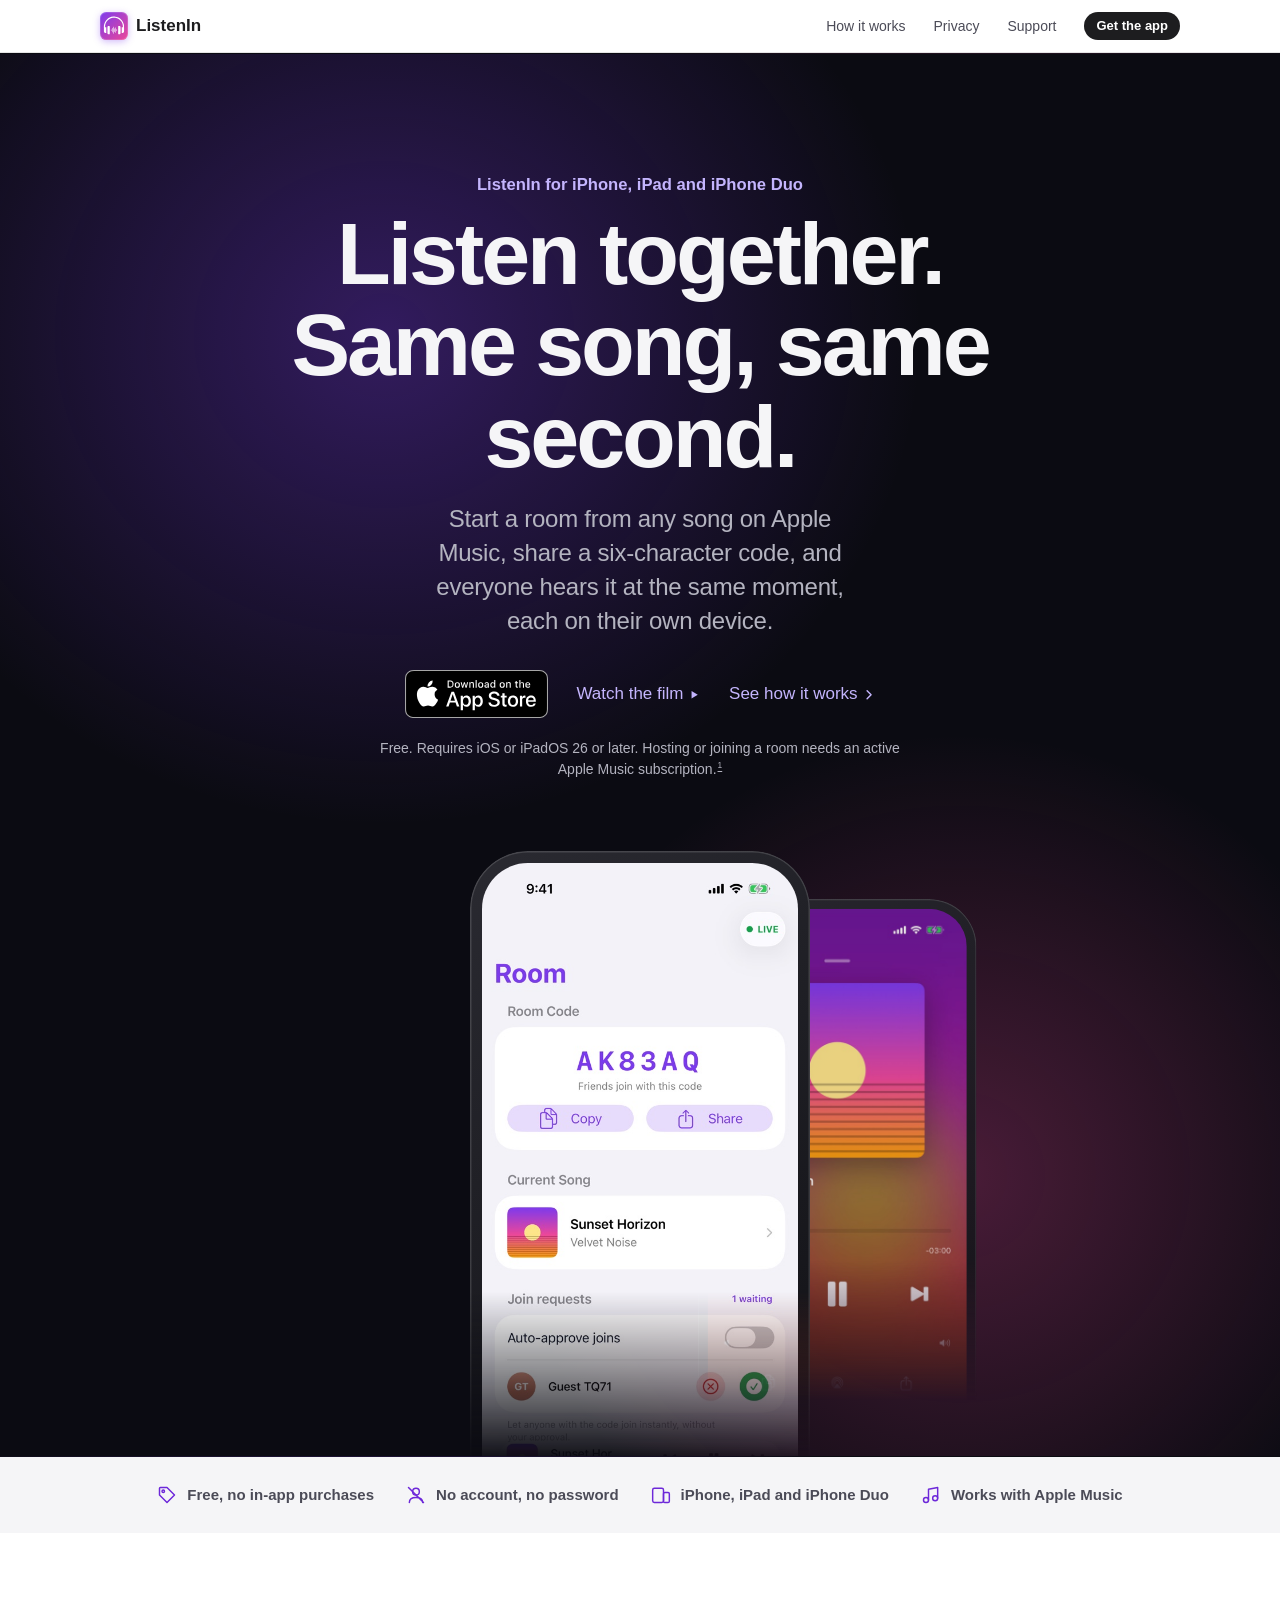
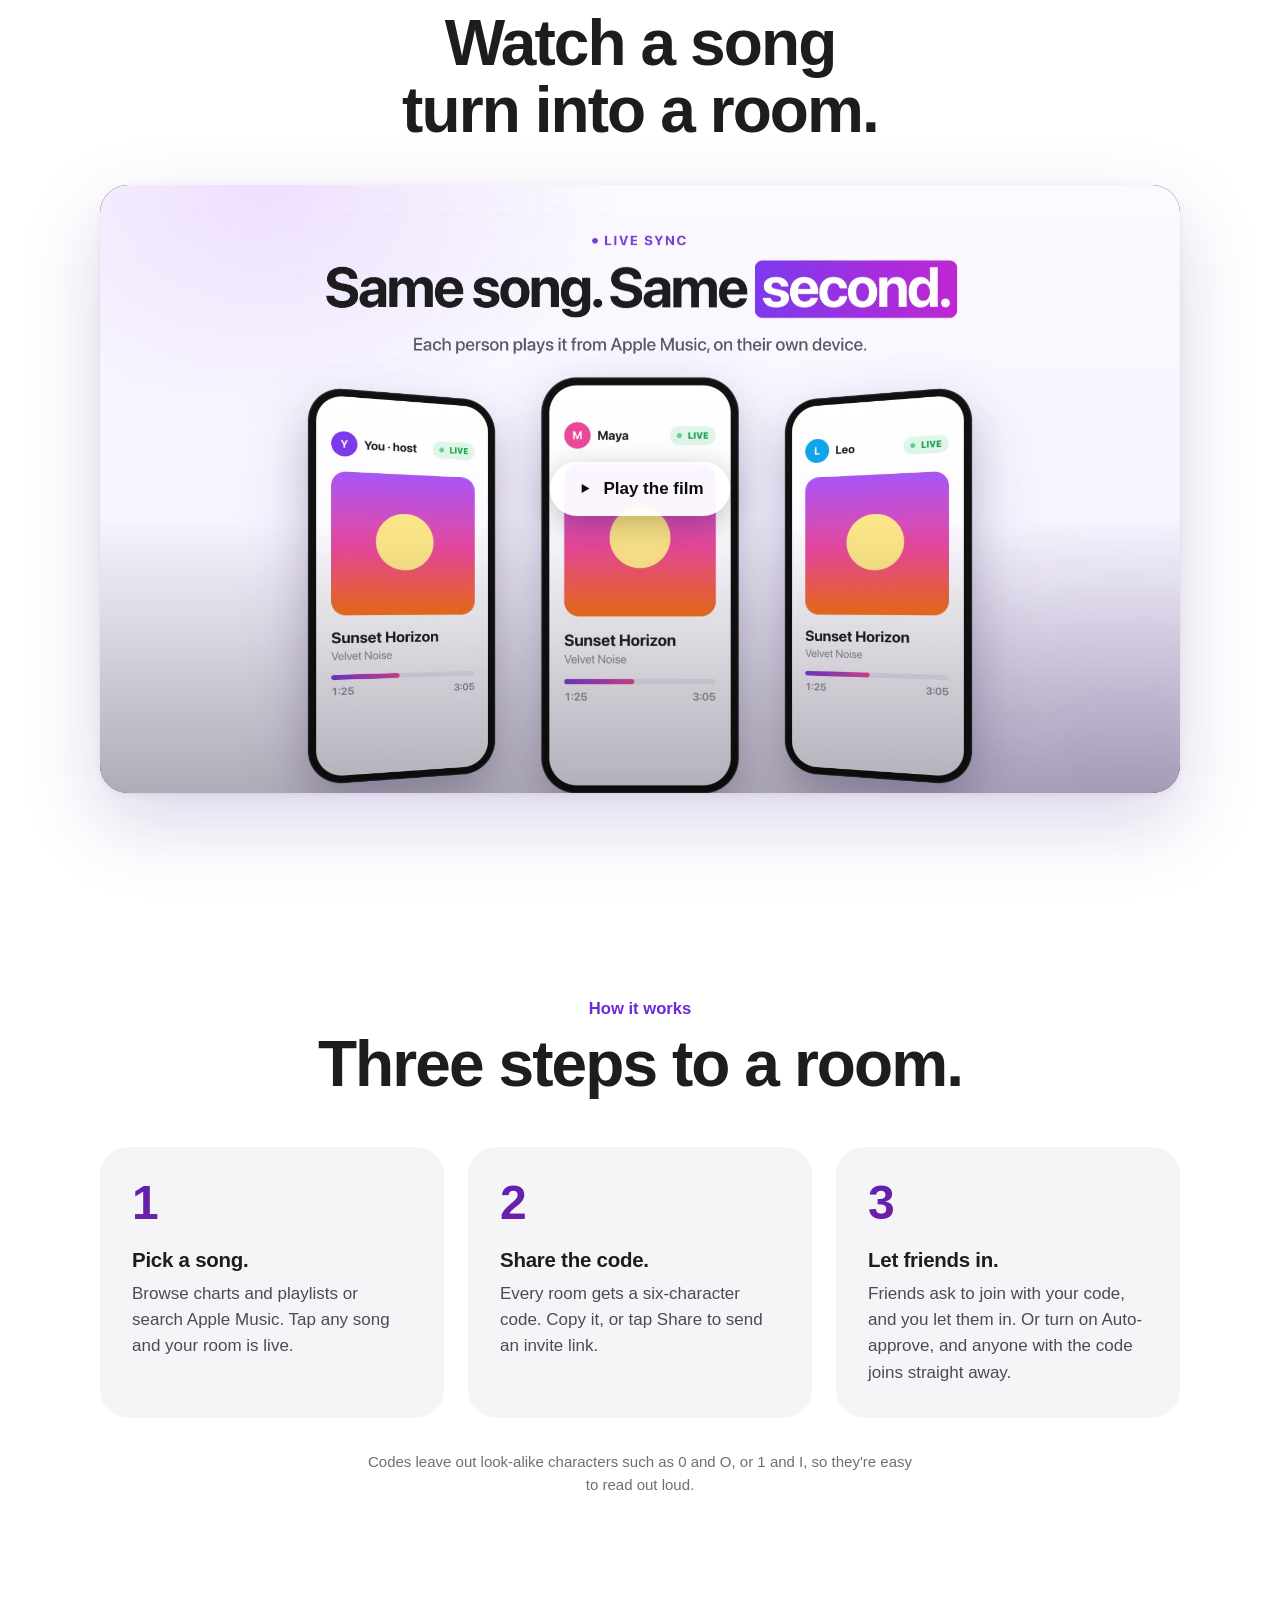
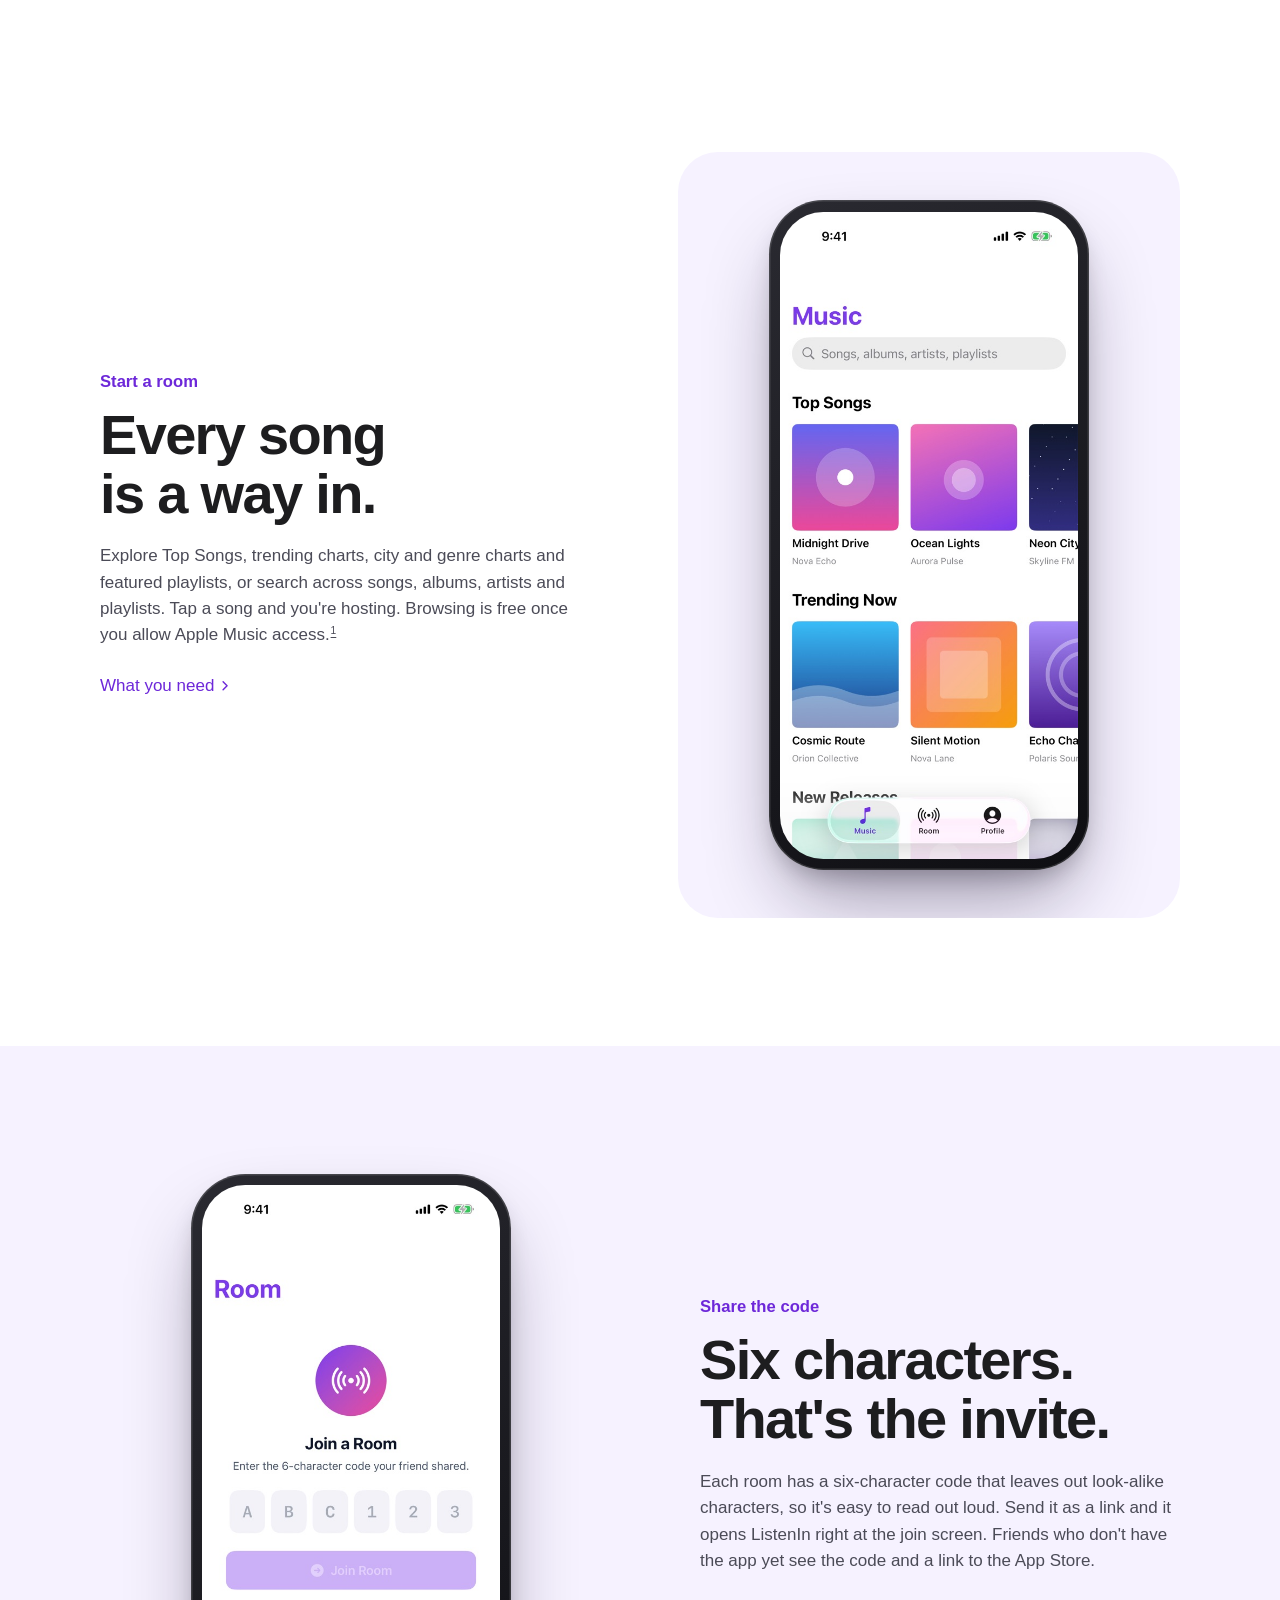
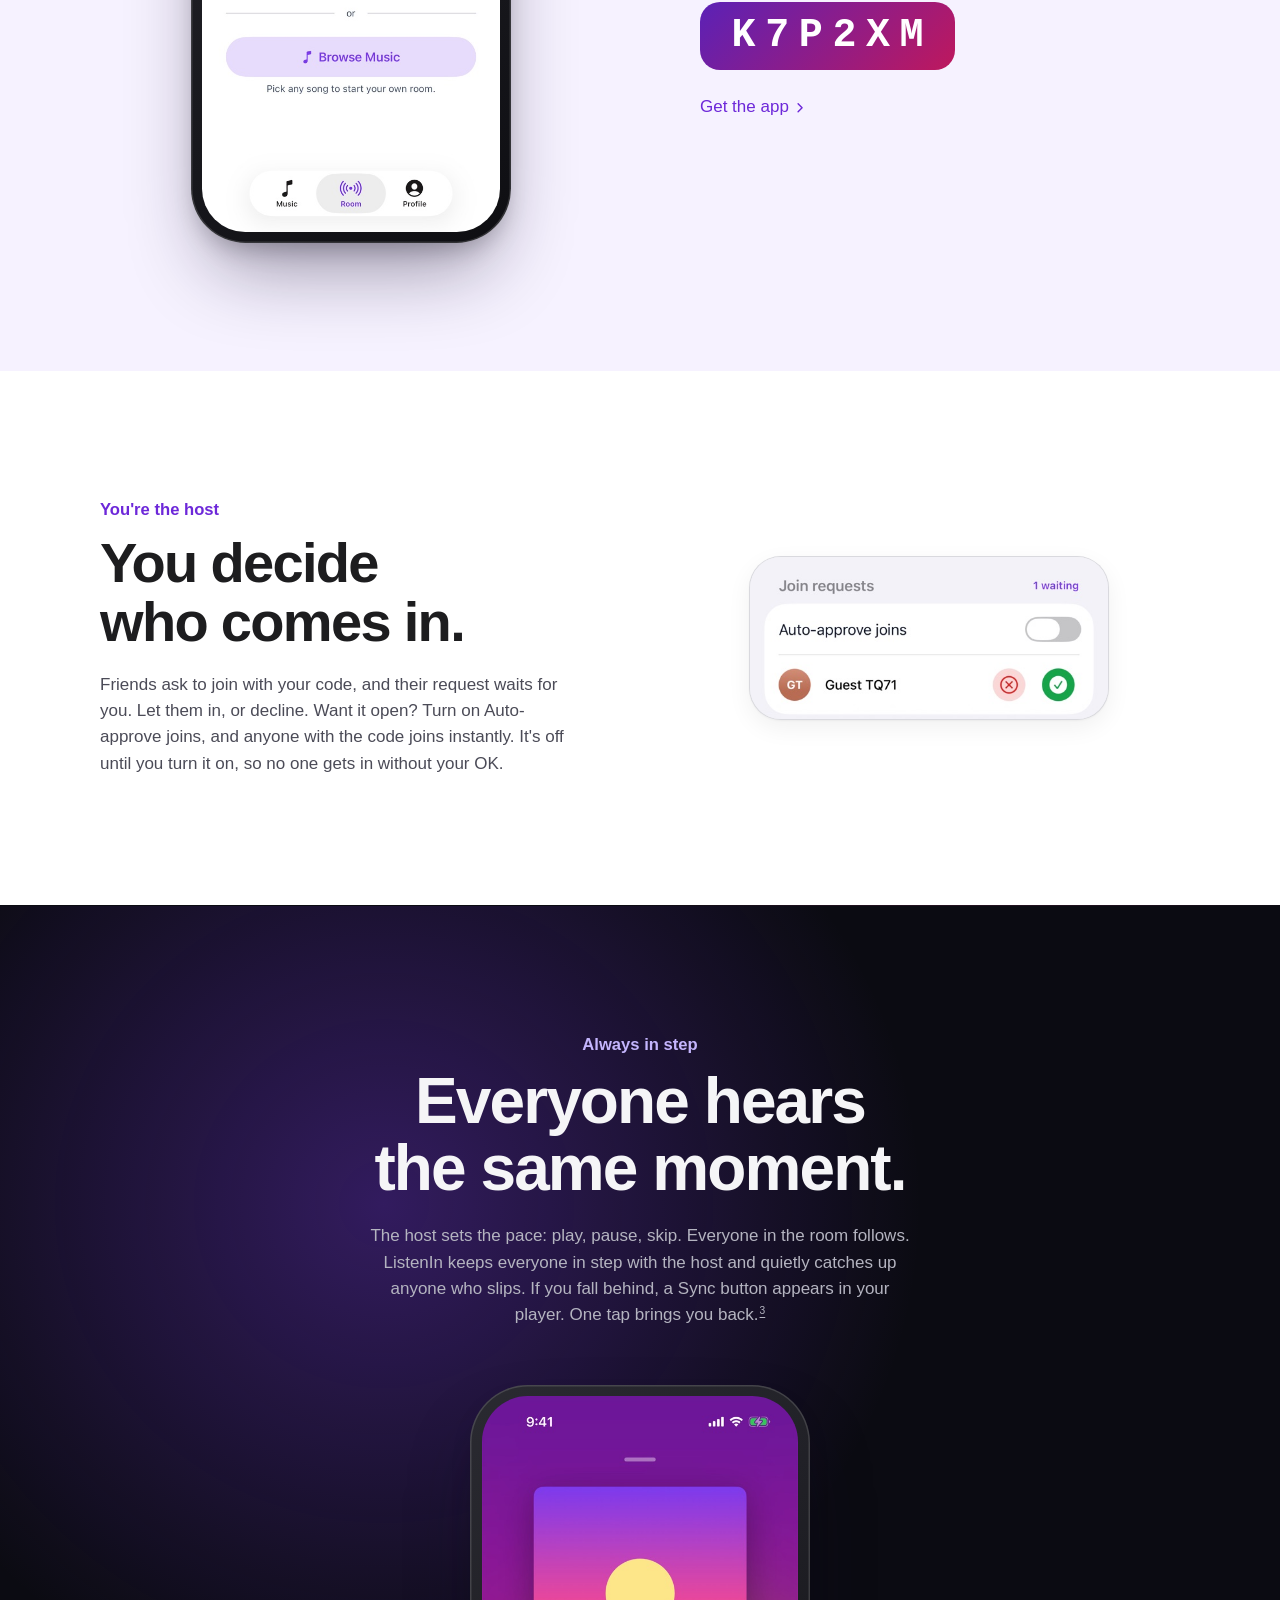
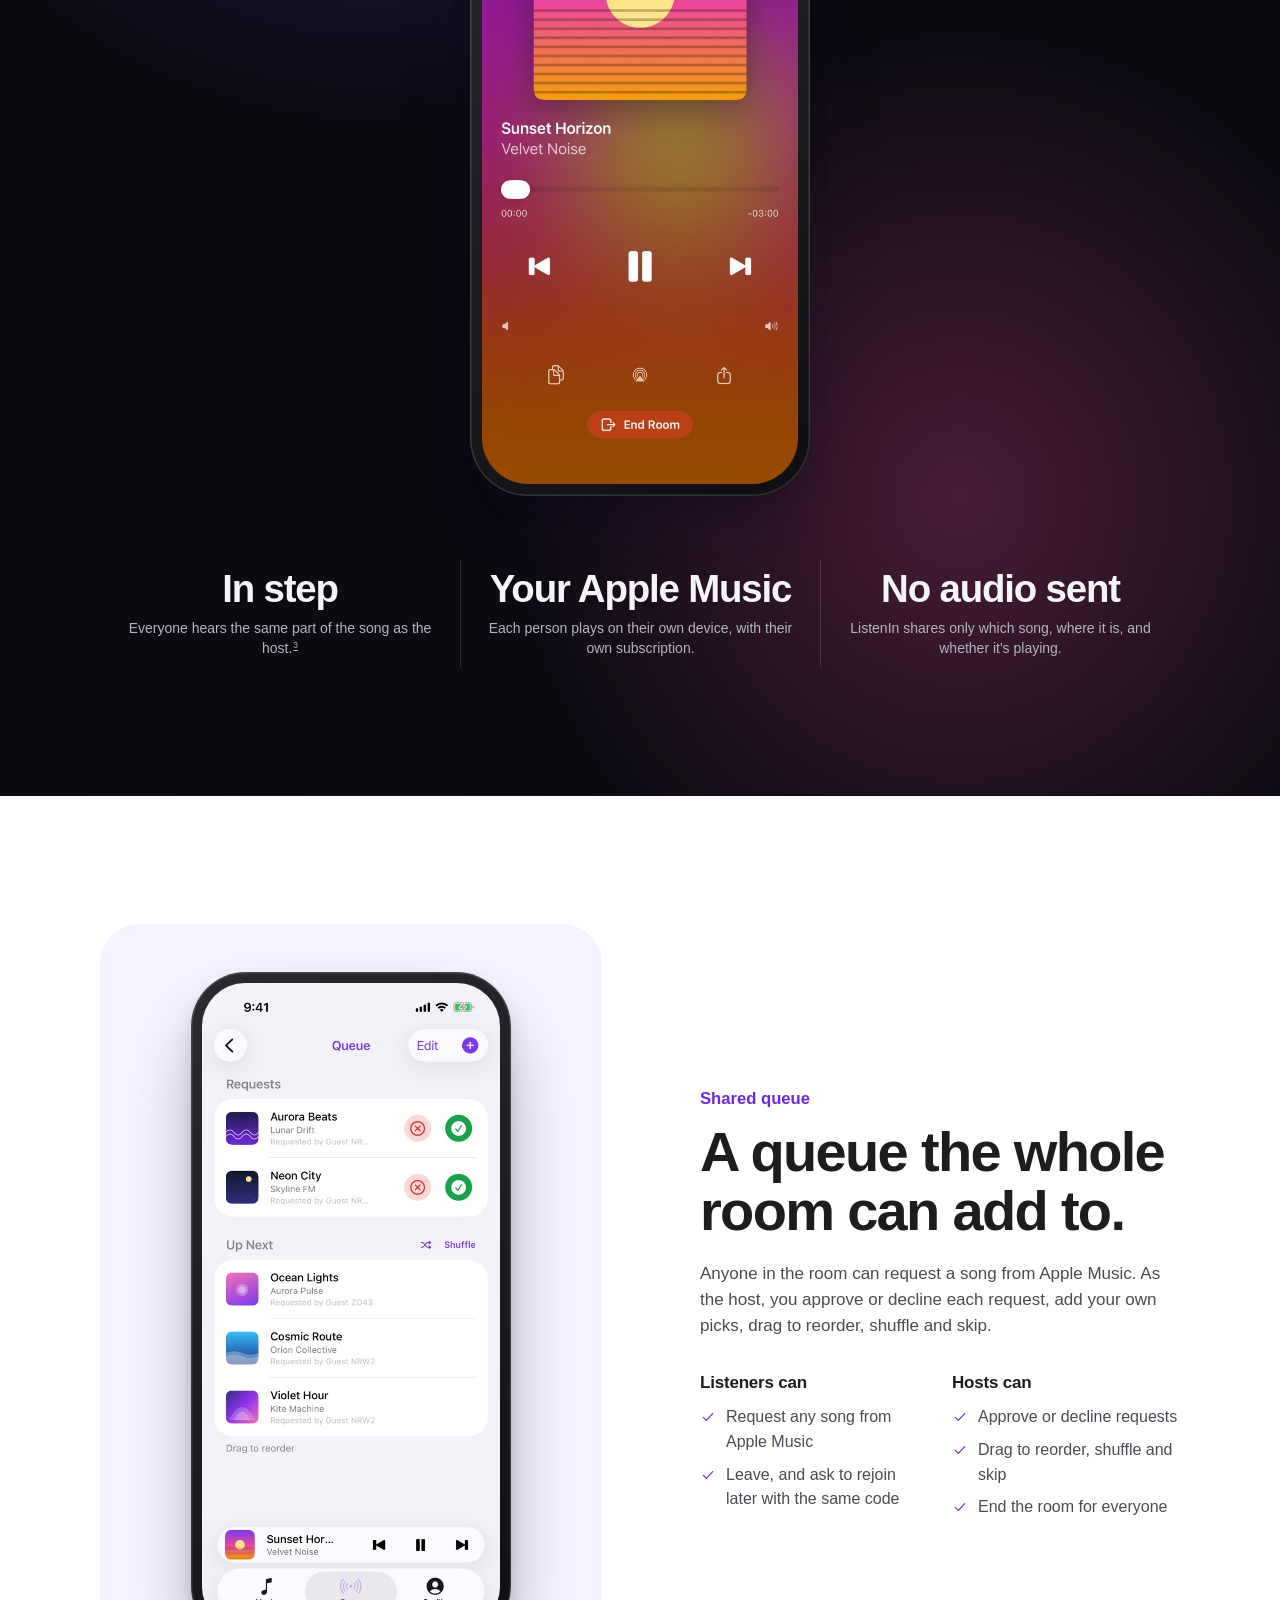
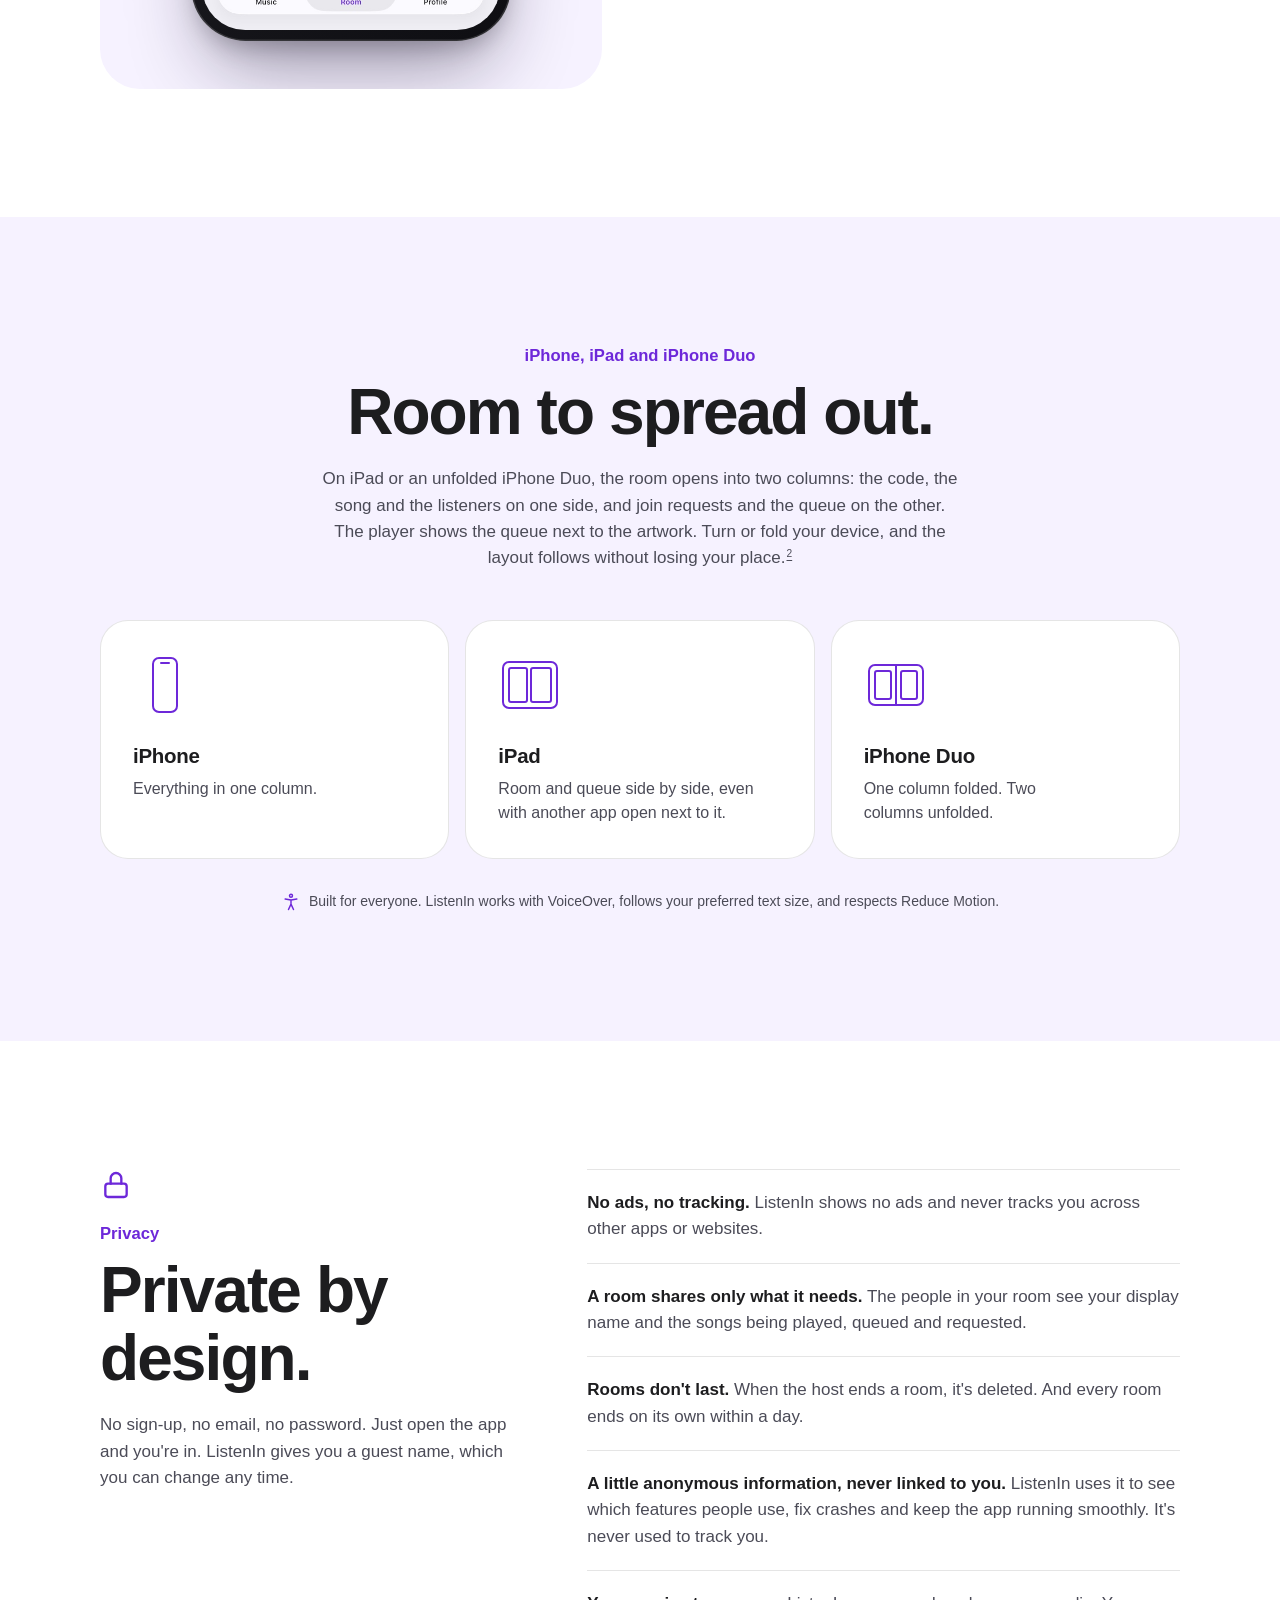
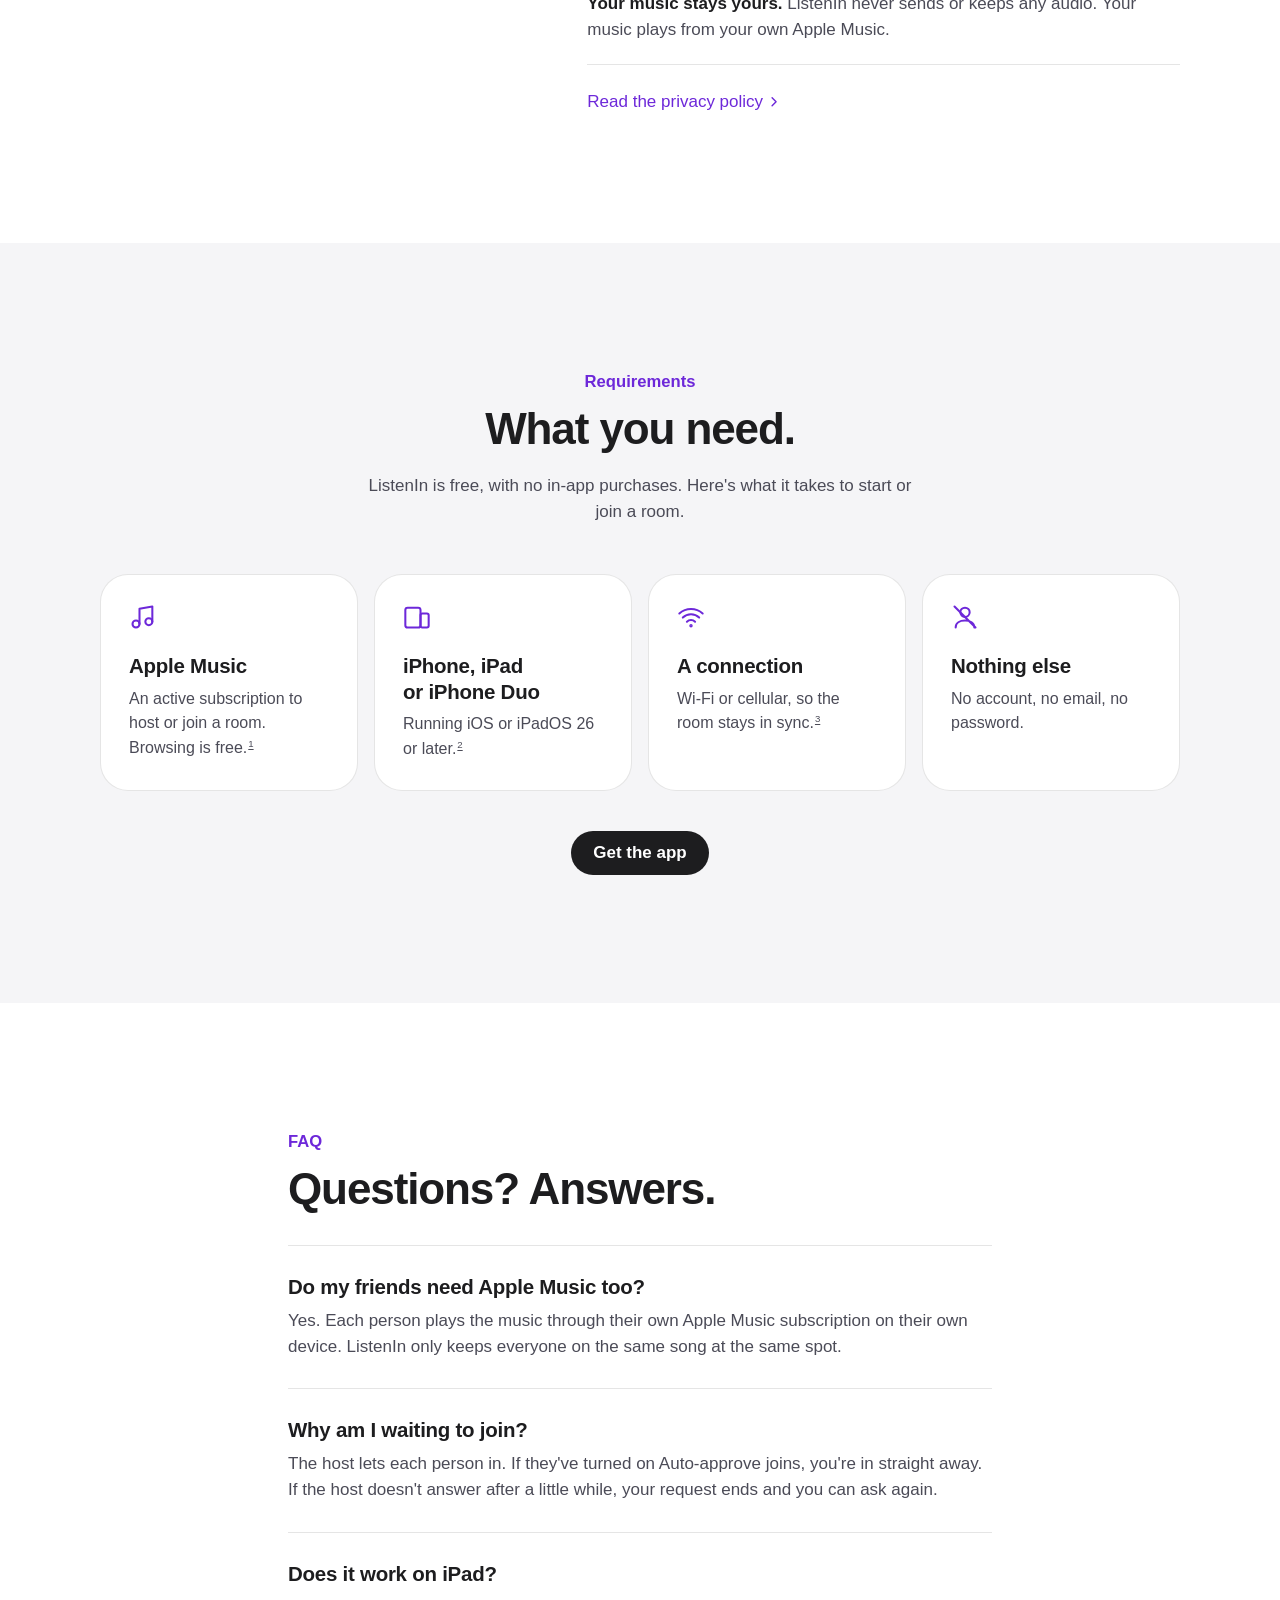
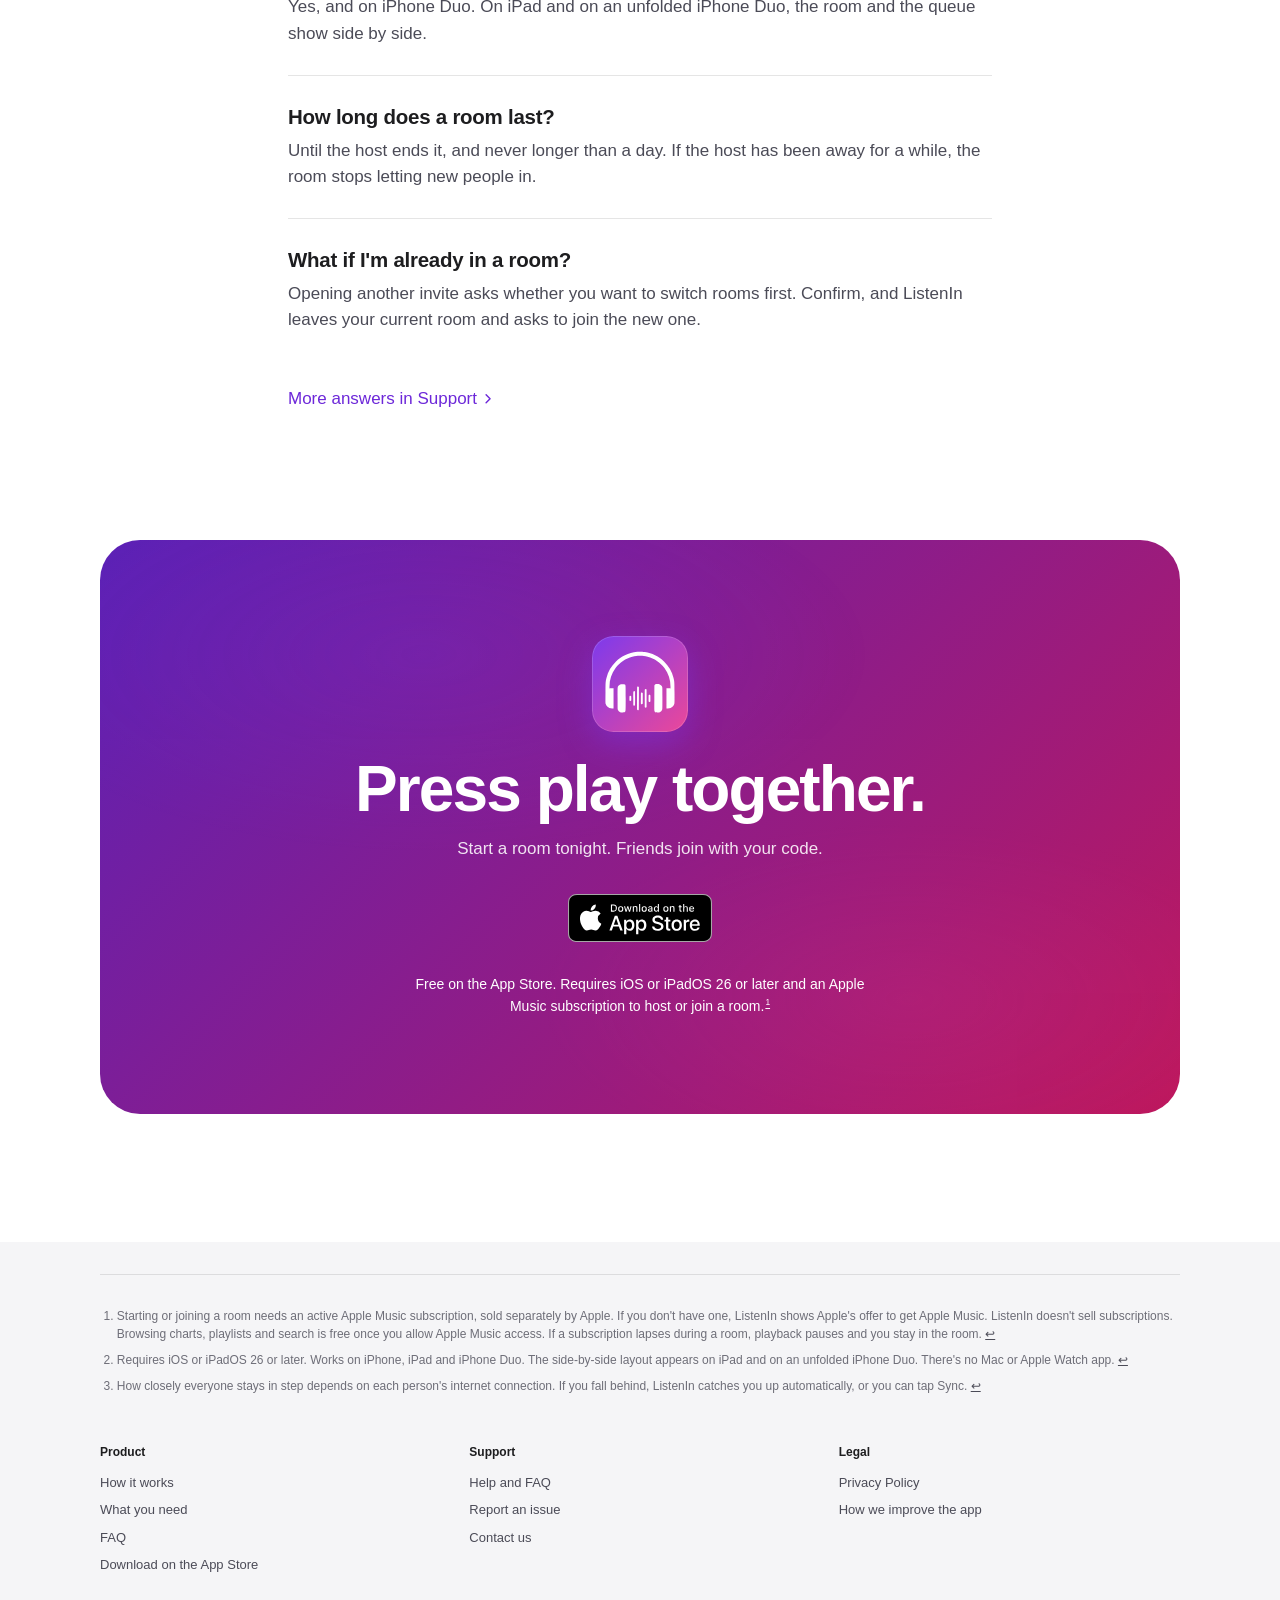
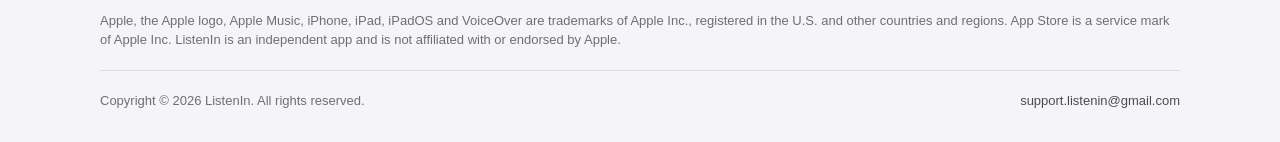
<file: index.html>
<!doctype html>
<html lang="en">
<head>
<meta charset="utf-8">
<meta name="viewport" content="width=device-width, initial-scale=1, viewport-fit=cover">
<meta name="color-scheme" content="light dark">
<meta name="theme-color" media="(prefers-color-scheme: light)" content="#ffffff">
<meta name="theme-color" media="(prefers-color-scheme: dark)" content="#000000">
<title>ListenIn — Listen to Apple Music together, in sync</title>
<meta name="description" content="Start a room from any Apple Music song, share a six-character code, and listen with friends at the same moment. Free on iPhone, iPad and iPhone Duo. Requires an Apple Music subscription to host or join.">
<link rel="canonical" href="https://guptaTushar10397.github.io/listenin-site/">
<meta name="apple-itunes-app" content="app-id=6790826566">
<meta property="og:type" content="website">
<meta property="og:site_name" content="ListenIn">
<meta property="og:title" content="ListenIn — Listen to Apple Music together">
<meta property="og:description" content="Start a room, share a code, and everyone hears the same song at the same moment.">
<meta property="og:url" content="https://guptaTushar10397.github.io/listenin-site/">
<meta property="og:image" content="https://guptaTushar10397.github.io/listenin-site/img/screen-room.jpg">
<meta property="og:image:width" content="552">
<meta property="og:image:height" content="1200">
<meta property="og:image:alt" content="ListenIn Room screen: room code AK83AQ with Copy and Share buttons, the current song Sunset Horizon by Velvet Noise, and a join request from Guest TQ71 with the Auto-approve joins switch turned off.">
<meta property="og:locale" content="en_US">
<meta name="twitter:card" content="summary">
<meta name="twitter:title" content="ListenIn — Listen to Apple Music together">
<meta name="twitter:description" content="Start a room, share a code, and everyone hears the same song at the same moment.">
<meta name="twitter:image" content="https://guptaTushar10397.github.io/listenin-site/img/screen-room.jpg">
<meta name="twitter:image:alt" content="ListenIn Room screen: room code AK83AQ with Copy and Share buttons, the current song Sunset Horizon by Velvet Noise, and a join request from Guest TQ71 with the Auto-approve joins switch turned off.">
<link rel="icon" href="favicon.svg" type="image/svg+xml">
<link rel="apple-touch-icon" href="apple-touch-icon.png">
<link rel="stylesheet" href="style.css">
<script>if('IntersectionObserver' in window)document.documentElement.classList.add('js')</script>
<script type="application/ld+json">
{"@context":"https://schema.org","@type":"MobileApplication","name":"ListenIn: Social Music Rooms","alternateName":"ListenIn","operatingSystem":"iOS 26 or later, iPadOS 26 or later","applicationCategory":"MusicApplication","applicationSubCategory":"Social Networking","contentRating":"4+","offers":{"@type":"Offer","price":"0","priceCurrency":"USD"},"downloadUrl":"https://apps.apple.com/app/id6790826566","installUrl":"https://apps.apple.com/app/id6790826566","url":"https://guptaTushar10397.github.io/listenin-site/","screenshot":["https://guptaTushar10397.github.io/listenin-site/img/screen-room.jpg","https://guptaTushar10397.github.io/listenin-site/img/screen-player.jpg","https://guptaTushar10397.github.io/listenin-site/img/screen-queue.jpg","https://guptaTushar10397.github.io/listenin-site/img/screen-music.jpg","https://guptaTushar10397.github.io/listenin-site/img/screen-join.jpg"],"author":{"@type":"Organization","name":"ListenIn"},"publisher":{"@type":"Organization","name":"ListenIn"},"description":"Listen to Apple Music together. Start a room from any song, share a six-character code, and everyone hears the same song at the same moment. Hosting or joining a room needs an Apple Music subscription."}
</script>
<script type="application/ld+json">
{"@context":"https://schema.org","@type":"VideoObject","name":"ListenIn: listen together, same song, same second","description":"A 56-second film showing how ListenIn works: start a room, share a six-character code, and everyone hears the same Apple Music song at the same moment. Hosts approve songs and who joins.","thumbnailUrl":"https://guptaTushar10397.github.io/listenin-site/video/listenin-film-poster.jpg","uploadDate":"2026-11-17","duration":"PT56S","contentUrl":"https://guptaTushar10397.github.io/listenin-site/video/listenin-film-1080.mp4","embedUrl":"https://guptaTushar10397.github.io/listenin-site/#film","publisher":{"@type":"Organization","name":"ListenIn"}}
</script>
</head>
<body>
<a class="skip-link" href="#main">Skip to content</a>
<svg width="0" height="0" style="position:absolute" aria-hidden="true" focusable="false">
  <symbol id="i-chev" viewBox="0 0 24 24"><path d="M9 5l7 7-7 7"/></symbol>
  <symbol id="i-play" viewBox="0 0 24 24"><path d="M8 5.5v13l11-6.5z"/></symbol>
  <symbol id="i-menu" viewBox="0 0 24 24"><path d="M4 9h16M4 15h16"/></symbol>
  <symbol id="i-tag" viewBox="0 0 24 24"><path d="M3 12V4a1 1 0 0 1 1-1h8l9 9-9 9z"/><circle cx="7.5" cy="7.5" r="1.5"/></symbol>
  <symbol id="i-noacct" viewBox="0 0 24 24"><circle cx="12" cy="8" r="4"/><path d="M4 21c0-4 3.6-6 8-6s8 2 8 6M3 3l18 18"/></symbol>
  <symbol id="i-devices" viewBox="0 0 24 24"><rect x="2" y="4" width="13" height="17" rx="2"/><rect x="15" y="9" width="7" height="12" rx="1.5"/></symbol>
  <symbol id="i-note" viewBox="0 0 24 24"><path d="M9 18V5l11-2v13"/><circle cx="6" cy="18" r="3"/><circle cx="17" cy="16" r="3"/></symbol>
  <symbol id="i-check" viewBox="0 0 24 24"><path d="M5 12.5l4.5 4.5L19 7"/></symbol>
  <symbol id="i-lock" viewBox="0 0 24 24"><rect x="4" y="11" width="16" height="10" rx="2"/><path d="M8 11V7a4 4 0 0 1 8 0v4"/></symbol>
  <symbol id="i-signal" viewBox="0 0 24 24"><path d="M2 9a15 15 0 0 1 20 0M5 12.5a10 10 0 0 1 14 0M8.5 16a5 5 0 0 1 7 0"/><circle cx="12" cy="19.5" r=".6"/></symbol>
  <symbol id="i-a11y" viewBox="0 0 24 24"><circle cx="12" cy="4.5" r="1.8"/><path d="M5 8.5l7 1.2 7-1.2M12 9.7v4.8l-3 6.5M12 14.5l3 6.5"/></symbol>
  <symbol id="g-phone" viewBox="0 0 64 64"><rect x="20" y="5" width="24" height="54" rx="6"/><path d="M28 10h8"/></symbol>
  <symbol id="g-ipad" viewBox="0 0 64 64"><rect x="5" y="9" width="54" height="46" rx="6"/><rect x="11" y="15" width="18" height="34" rx="2"/><rect x="33" y="15" width="20" height="34" rx="2"/></symbol>
  <symbol id="g-duo" viewBox="0 0 64 64"><rect x="5" y="12" width="54" height="40" rx="6"/><path d="M32 12v40"/><rect x="11" y="18" width="16" height="28" rx="2"/><rect x="37" y="18" width="16" height="28" rx="2"/></symbol>
</svg>

<header class="globalnav">
  <div class="wrap">
    <a class="brand" href="index.html"><span class="app-icon" aria-hidden="true"></span>ListenIn</a>
    <nav class="nav-links" aria-label="Primary">
      <ul>
        <li><a href="index.html#how">How it works</a></li>
        <li><a href="privacy.html">Privacy</a></li>
        <li><a href="support.html">Support</a></li>
      </ul>
    </nav>
    <a class="pill pill-sm" href="https://apps.apple.com/app/id6790826566" >Get the app<span class="vh"> on the App Store</span></a>
    <details class="menu">
      <summary aria-label="Menu"><svg class="i" aria-hidden="true"><use href="#i-menu"/></svg><span class="vh">Menu</span></summary>
      <nav aria-label="Primary">
        <ul>
          <li><a href="index.html#how">How it works</a></li>
          <li><a href="privacy.html">Privacy</a></li>
          <li><a href="support.html">Support</a></li>
        </ul>
      </nav>
    </details>
  </div>
</header>

<main id="main">

<section class="band ink hero" aria-labelledby="hero-title">
  <div class="wrap">
    <div class="hero-copy center">
      <p class="eyebrow">ListenIn for iPhone, iPad and iPhone Duo</p>
      <h1 id="hero-title">Listen together.<br class="br-sm"> Same song, same second.</h1>
      <p class="lead">Start a room from any song on Apple Music, share a six-character code, and everyone hears it at the same moment, each on their own device.</p>
      <div class="cta-row">
        <a class="badge" href="https://apps.apple.com/app/id6790826566"><img src="app-store-badge.svg" alt="Download on the App Store" width="144" height="48" decoding="async"></a>
        <a class="more" href="#film" data-film>Watch the film <svg class="i i-fill" aria-hidden="true"><use href="#i-play"/></svg></a>
        <a class="more" href="#how">See how it works <svg class="i" aria-hidden="true"><use href="#i-chev"/></svg></a>
      </div>
      <p class="fine">Free. Requires iOS or iPadOS 26 or later. Hosting or joining a room needs an active Apple Music subscription.<sup><a href="#fn1" id="fnref1-a" aria-label="Footnote 1">1</a></sup></p>
    </div>
    <div class="hero-stage">
      <div class="device front"><img src="img/screen-room.jpg" width="552" height="1200" fetchpriority="high" decoding="async" alt="ListenIn Room screen: room code AK83AQ with Copy and Share buttons, the current song Sunset Horizon by Velvet Noise, and a join request from Guest TQ71 with the Auto-approve joins switch turned off."></div>
      <div class="device back" aria-hidden="true"><img src="img/screen-player.jpg" width="552" height="1200" loading="lazy" decoding="async" alt=""></div>
    </div>
  </div>
</section>

<section class="facts alt">
  <div class="wrap">
    <ul aria-label="At a glance">
      <li><svg class="i" aria-hidden="true"><use href="#i-tag"/></svg>Free, no in-app purchases</li>
      <li><svg class="i" aria-hidden="true"><use href="#i-noacct"/></svg>No account, no password</li>
      <li><svg class="i" aria-hidden="true"><use href="#i-devices"/></svg>iPhone, iPad and iPhone Duo</li>
      <li><svg class="i" aria-hidden="true"><use href="#i-note"/></svg>Works with Apple Music</li>
    </ul>
  </div>
</section>

<section class="band film-band" id="film" aria-labelledby="film-title">
  <div class="wrap center">
    <h2 class="h2 film-title" id="film-title">Watch a song turn into a room.</h2>
    <div class="film">
      <video id="film-video" aria-label="ListenIn film" controls playsinline preload="none" poster="video/listenin-film-poster.jpg" width="1920" height="1080" aria-describedby="film-desc">
        <source src="video/listenin-film-720.mp4" type="video/mp4" media="(max-width: 800px)">
        <source src="video/listenin-film-1080.mp4" type="video/mp4">
        <a href="video/listenin-film-1080.mp4">Download the ListenIn film (MP4)</a>
      </video>
      <button class="film-play" type="button" hidden><span><svg class="i i-fill" aria-hidden="true"><use href="#i-play"/></svg>Play the film</span></button>
    </div>
    <p class="vh" id="film-desc">A 56-second film with music and no speech. It shows friends hearing the same song at different points, then ListenIn keeping everyone on the same second: start a room and share a code or invite link, friends join with just a display name, each person plays from Apple Music on their own device, the host approves songs and who joins, Sync catches you up, and the app shows no ads and no tracking. ListenIn is free on iPhone and iPad and requires an Apple Music subscription.</p>
  </div>
</section>

<section class="band" id="how" aria-labelledby="how-title">
  <div class="wrap">
    <div class="center">
      <p class="eyebrow">How it works</p>
      <h2 class="h2" id="how-title">Three steps to a room.</h2>
    </div>
    <ol class="steps">
      <li><span class="num" aria-hidden="true">1</span><h3>Pick a song.</h3><p>Browse charts and playlists or search Apple Music. Tap any song and your room is live.</p></li>
      <li><span class="num" aria-hidden="true">2</span><h3>Share the code.</h3><p>Every room gets a six-character code. Copy it, or tap Share to send an invite link.</p></li>
      <li><span class="num" aria-hidden="true">3</span><h3>Let friends in.</h3><p>Friends ask to join with your code, and you let them in. Or turn on Auto-approve, and anyone with the code joins straight away.</p></li>
    </ol>
    <p class="note center">Codes leave out look-alike characters such as 0 and O, or 1 and I, so they're easy to read out loud.</p>
  </div>
</section>

<section class="band" aria-labelledby="start-title">
  <div class="wrap chapter">
    <div class="copy">
      <p class="eyebrow">Start a room</p>
      <h2 class="h2" id="start-title">Every song<br class="br-sm"> is a way in.</h2>
      <p class="body">Explore Top Songs, trending charts, city and genre charts and featured playlists, or search across songs, albums, artists and playlists. Tap a song and you're hosting. Browsing is free once you allow Apple Music access.<sup><a href="#fn1" id="fnref1-b" aria-label="Footnote 1">1</a></sup></p>
      <a class="more" href="#requirements">What you need <svg class="i" aria-hidden="true"><use href="#i-chev"/></svg></a>
    </div>
    <div class="media"><div class="plate"><div class="device"><img src="img/screen-music.jpg" width="552" height="1200" loading="lazy" decoding="async" alt="ListenIn Music tab with a search field for songs, albums, artists and playlists, and rows of Top Songs and Trending Now."></div></div></div>
  </div>
</section>

<section class="band tint" aria-labelledby="invite-title">
  <div class="wrap chapter flip">
    <div class="copy">
      <p class="eyebrow">Share the code</p>
      <h2 class="h2" id="invite-title">Six characters.<br class="br-sm"> That's the invite.</h2>
      <p class="body">Each room has a six-character code that leaves out look-alike characters, so it's easy to read out loud. Send it as a link and it opens ListenIn right at the join screen. Friends who don't have the app yet see the code and a link to the App Store.</p>
      <div class="code-spec" aria-hidden="true">K7P2XM</div>
      <a class="more" href="https://apps.apple.com/app/id6790826566">Get the app <svg class="i" aria-hidden="true"><use href="#i-chev"/></svg></a>
    </div>
    <div class="media"><div class="device"><img src="img/screen-join.jpg" width="552" height="1200" loading="lazy" decoding="async" alt="ListenIn Join a Room screen asking for the room code your friend shared, with a Join Room button and a Browse Music option to start your own room."></div></div>
  </div>
</section>

<section class="band" aria-labelledby="host-title">
  <div class="wrap chapter">
    <div class="copy">
      <p class="eyebrow">You're the host</p>
      <h2 class="h2" id="host-title">You decide<br class="br-sm"> who comes in.</h2>
      <p class="body">Friends ask to join with your code, and their request waits for you. Let them in, or decline. Want it open? Turn on Auto-approve joins, and anyone with the code joins instantly. It's off until you turn it on, so no one gets in without your OK.</p>
    </div>
    <div class="media"><figure class="detail"><img src="img/screen-room.jpg" width="552" height="1200" loading="lazy" decoding="async" alt="Join requests in a ListenIn room: one person waiting, the Auto-approve joins switch turned off, and Guest TQ71 with buttons to decline or let them in."></figure></div>
  </div>
</section>

<section class="band ink sync center" aria-labelledby="sync-title">
  <div class="wrap">
    <p class="eyebrow">Always in step</p>
    <h2 class="h2" id="sync-title">Everyone hears<br class="br-sm"> the same moment.</h2>
    <p class="body">The host sets the pace: play, pause, skip. Everyone in the room follows. ListenIn keeps everyone in step with the host and quietly catches up anyone who slips. If you fall behind, a Sync button appears in your player. One tap brings you back.<sup><a href="#fn3" id="fnref3-a" aria-label="Footnote 3">3</a></sup></p>
    <div class="device"><img src="img/screen-player.jpg" width="552" height="1200" loading="lazy" decoding="async" alt="ListenIn full-screen player showing Sunset Horizon by Velvet Noise with playback controls, copy, AirPlay and share buttons, and an End Room button."></div>
    <dl class="specs">
      <div><dt>In step</dt><dd>Everyone hears the same part of the song as the host.<sup><a href="#fn3" id="fnref3-b" aria-label="Footnote 3">3</a></sup></dd></div>
      <div><dt>Your Apple Music</dt><dd>Each person plays on their own device, with their own subscription.</dd></div>
      <div><dt>No audio sent</dt><dd>ListenIn shares only which song, where it is, and whether it's playing.</dd></div>
    </dl>
  </div>
</section>

<section class="band" aria-labelledby="queue-title">
  <div class="wrap chapter flip">
    <div class="copy">
      <p class="eyebrow">Shared queue</p>
      <h2 class="h2" id="queue-title">A queue the whole<br class="br-sm"> room can add to.</h2>
      <p class="body">Anyone in the room can request a song from Apple Music. As the host, you approve or decline each request, add your own picks, drag to reorder, shuffle and skip.</p>
      <div class="can">
        <div>
          <h3>Listeners can</h3>
          <ul>
            <li><svg class="i" aria-hidden="true"><use href="#i-check"/></svg>Request any song from Apple Music</li>
            <li><svg class="i" aria-hidden="true"><use href="#i-check"/></svg>Leave, and ask to rejoin later with the same code</li>
          </ul>
        </div>
        <div>
          <h3>Hosts can</h3>
          <ul>
            <li><svg class="i" aria-hidden="true"><use href="#i-check"/></svg>Approve or decline requests</li>
            <li><svg class="i" aria-hidden="true"><use href="#i-check"/></svg>Drag to reorder, shuffle and skip</li>
            <li><svg class="i" aria-hidden="true"><use href="#i-check"/></svg>End the room for everyone</li>
          </ul>
        </div>
      </div>
    </div>
    <div class="media"><div class="plate"><div class="device"><img src="img/screen-queue.jpg" width="552" height="1200" loading="lazy" decoding="async" alt="ListenIn Queue screen: two song requests from a guest, each with decline and approve buttons, and an Up Next list with a Shuffle button and a Drag to reorder hint."></div></div></div>
  </div>
</section>

<section class="band tint center" aria-labelledby="devices-title">
  <div class="wrap">
    <p class="eyebrow">iPhone, iPad and iPhone Duo</p>
    <h2 class="h2" id="devices-title">Room to spread out.</h2>
    <p class="body wide">On iPad or an unfolded iPhone Duo, the room opens into two columns: the code, the song and the listeners on one side, and join requests and the queue on the other. The player shows the queue next to the artwork. Turn or fold your device, and the layout follows without losing your place.<sup><a href="#fn2" id="fnref2-a" aria-label="Footnote 2">2</a></sup></p>
    <ul class="tiles">
      <li><svg class="i glyph" aria-hidden="true"><use href="#g-phone"/></svg><h3>iPhone</h3><p>Everything in one column.</p></li>
      <li><svg class="i glyph" aria-hidden="true"><use href="#g-ipad"/></svg><h3>iPad</h3><p>Room and queue side by side, even with another app open next to it.</p></li>
      <li><svg class="i glyph" aria-hidden="true"><use href="#g-duo"/></svg><h3>iPhone Duo</h3><p>One column folded. Two columns unfolded.</p></li>
    </ul>
    <p class="a11y"><svg class="i" aria-hidden="true"><use href="#i-a11y"/></svg>Built for everyone. ListenIn works with VoiceOver, follows your preferred text size, and respects Reduce Motion.</p>
  </div>
</section>

<section class="band" id="privacy" aria-labelledby="privacy-title">
  <div class="wrap split">
    <div>
      <svg class="i lock" aria-hidden="true"><use href="#i-lock"/></svg>
      <p class="eyebrow">Privacy</p>
      <h2 class="h2" id="privacy-title">Private by design.</h2>
      <p class="body">No sign-up, no email, no password. Just open the app and you're in. ListenIn gives you a guest name, which you can change any time.</p>
    </div>
    <div>
      <ul class="points">
        <li><strong>No ads, no tracking.</strong> ListenIn shows no ads and never tracks you across other apps or websites.</li>
        <li><strong>A room shares only what it needs.</strong> The people in your room see your display name and the songs being played, queued and requested.</li>
        <li><strong>Rooms don't last.</strong> When the host ends a room, it's deleted. And every room ends on its own within a day.</li>
        <li><strong>A little anonymous information, never linked to you.</strong> ListenIn uses it to see which features people use, fix crashes and keep the app running smoothly. It's never used to track you.</li>
        <li><strong>Your music stays yours.</strong> ListenIn never sends or keeps any audio. Your music plays from your own Apple Music.</li>
      </ul>
      <a class="more" href="privacy.html">Read the privacy policy <svg class="i" aria-hidden="true"><use href="#i-chev"/></svg></a>
    </div>
  </div>
</section>

<section class="band alt center" id="requirements" aria-labelledby="req-title">
  <div class="wrap">
    <p class="eyebrow">Requirements</p>
    <h2 class="h2-sm" id="req-title">What you need.</h2>
    <p class="body">ListenIn is free, with no in-app purchases. Here's what it takes to start or join a room.</p>
    <ul class="reqs">
      <li><svg class="i" aria-hidden="true"><use href="#i-note"/></svg><h3>Apple Music</h3><p>An active subscription to host or join a room. Browsing is free.<sup><a href="#fn1" id="fnref1-c" aria-label="Footnote 1">1</a></sup></p></li>
      <li><svg class="i" aria-hidden="true"><use href="#i-devices"/></svg><h3>iPhone, iPad or iPhone Duo</h3><p>Running iOS or iPadOS 26 or later.<sup><a href="#fn2" id="fnref2-b" aria-label="Footnote 2">2</a></sup></p></li>
      <li><svg class="i" aria-hidden="true"><use href="#i-signal"/></svg><h3>A connection</h3><p>Wi-Fi or cellular, so the room stays in sync.<sup><a href="#fn3" id="fnref3-c" aria-label="Footnote 3">3</a></sup></p></li>
      <li><svg class="i" aria-hidden="true"><use href="#i-noacct"/></svg><h3>Nothing else</h3><p>No account, no email, no password.</p></li>
    </ul>
    <div class="center-cta"><a class="pill" href="https://apps.apple.com/app/id6790826566" >Get the app<span class="vh"> on the App Store</span></a></div>
  </div>
</section>

<section class="band" id="faq" aria-labelledby="faq-title">
  <div class="wrap narrow">
    <p class="eyebrow">FAQ</p>
    <h2 class="h2-sm" id="faq-title">Questions? Answers.</h2>
    <div class="qa">
      <div><h3>Do my friends need Apple Music too?</h3><p>Yes. Each person plays the music through their own Apple Music subscription on their own device. ListenIn only keeps everyone on the same song at the same spot.</p></div>
      <div><h3>Why am I waiting to join?</h3><p>The host lets each person in. If they've turned on Auto-approve joins, you're in straight away. If the host doesn't answer after a little while, your request ends and you can ask again.</p></div>
      <div><h3>Does it work on iPad?</h3><p>Yes, and on iPhone Duo. On iPad and on an unfolded iPhone Duo, the room and the queue show side by side.</p></div>
      <div><h3>How long does a room last?</h3><p>Until the host ends it, and never longer than a day. If the host has been away for a while, the room stops letting new people in.</p></div>
      <div><h3>What if I'm already in a room?</h3><p>Opening another invite asks whether you want to switch rooms first. Confirm, and ListenIn leaves your current room and asks to join the new one.</p></div>
    </div>
    <a class="more" href="support.html">More answers in Support <svg class="i" aria-hidden="true"><use href="#i-chev"/></svg></a>
  </div>
</section>

<section class="band closing" aria-labelledby="cta-title">
  <div class="wrap">
    <div class="tile-cta">
      <span class="app-icon icon-lg" aria-hidden="true"></span>
      <h2 class="h2" id="cta-title">Press play together.</h2>
      <p>Start a room tonight. Friends join with your code.</p>
      <a class="badge" href="https://apps.apple.com/app/id6790826566"><img src="app-store-badge.svg" alt="Download on the App Store" width="144" height="48" loading="lazy" decoding="async"></a>
      <p class="fine">Free on the App Store. Requires iOS or iPadOS 26 or later and an Apple Music subscription to host or join a room.<sup><a href="#fn1" id="fnref1-d" aria-label="Footnote 1">1</a></sup></p>
    </div>
  </div>
</section>

<section class="footnotes" aria-labelledby="fn-title">
  <div class="wrap"><div>
    <h2 id="fn-title" class="vh">Footnotes</h2>
    <ol>
      <li id="fn1">Starting or joining a room needs an active Apple Music subscription, sold separately by Apple. If you don't have one, ListenIn shows Apple's offer to get Apple Music. ListenIn doesn't sell subscriptions. Browsing charts, playlists and search is free once you allow Apple Music access. If a subscription lapses during a room, playback pauses and you stay in the room. <a href="#fnref1-a" aria-label="Back to content">↩</a></li>
      <li id="fn2">Requires iOS or iPadOS 26 or later. Works on iPhone, iPad and iPhone Duo. The side-by-side layout appears on iPad and on an unfolded iPhone Duo. There's no Mac or Apple Watch app. <a href="#fnref2-a" aria-label="Back to content">↩</a></li>
      <li id="fn3">How closely everyone stays in step depends on each person's internet connection. If you fall behind, ListenIn catches you up automatically, or you can tap Sync. <a href="#fnref3-a" aria-label="Back to content">↩</a></li>
    </ol>
  </div></div>
</section>

</main>

<footer>
  <div class="wrap">
    <div class="fcols">
      <nav aria-labelledby="f-product"><h2 class="footer-h" id="f-product">Product</h2><ul>
        <li><a href="index.html#how">How it works</a></li>
        <li><a href="index.html#requirements">What you need</a></li>
        <li><a href="index.html#faq">FAQ</a></li>
        <li><a href="https://apps.apple.com/app/id6790826566">Download on the App Store</a></li>
      </ul></nav>
      <nav aria-labelledby="f-support"><h2 class="footer-h" id="f-support">Support</h2><ul>
        <li><a href="support.html">Help and FAQ</a></li>
        <li><a href="support.html#report">Report an issue</a></li>
        <li><a href="mailto:support.listenin@gmail.com">Contact us</a></li>
      </ul></nav>
      <nav aria-labelledby="f-legal"><h2 class="footer-h" id="f-legal">Legal</h2><ul>
        <li><a href="privacy.html">Privacy Policy</a></li>
        <li><a href="privacy.html#analytics">How we improve the app</a></li>
      </ul></nav>
    </div>
    <p>Apple, the Apple logo, Apple Music, iPhone, iPad, iPadOS and VoiceOver are trademarks of Apple Inc., registered in the U.S. and other countries and regions. App Store is a service mark of Apple Inc. ListenIn is an independent app and is not affiliated with or endorsed by Apple.</p>
    <div class="legal-row"><span>Copyright © 2026 ListenIn. All rights reserved.</span><a href="mailto:support.listenin@gmail.com">support.listenin@gmail.com</a></div>
  </div>
</footer>

<script>
(function(){
  var v=document.getElementById('film-video'),b=document.querySelector('.film-play');
  if(!v)return;
  if(b){b.hidden=false;v.controls=false;b.addEventListener('click',function(){v.play()});}
  v.addEventListener('play',function(){if(b)b.hidden=true;v.controls=true});
  document.querySelectorAll('a[data-film]').forEach(function(a){
    a.addEventListener('click',function(e){
      e.preventDefault();
      var still=window.matchMedia('(prefers-reduced-motion: reduce)').matches;
      document.getElementById('film').scrollIntoView({behavior:still?'auto':'smooth',block:'center'});
      v.play();
    });
  });
})();
</script>
</body>
</html>
</file>
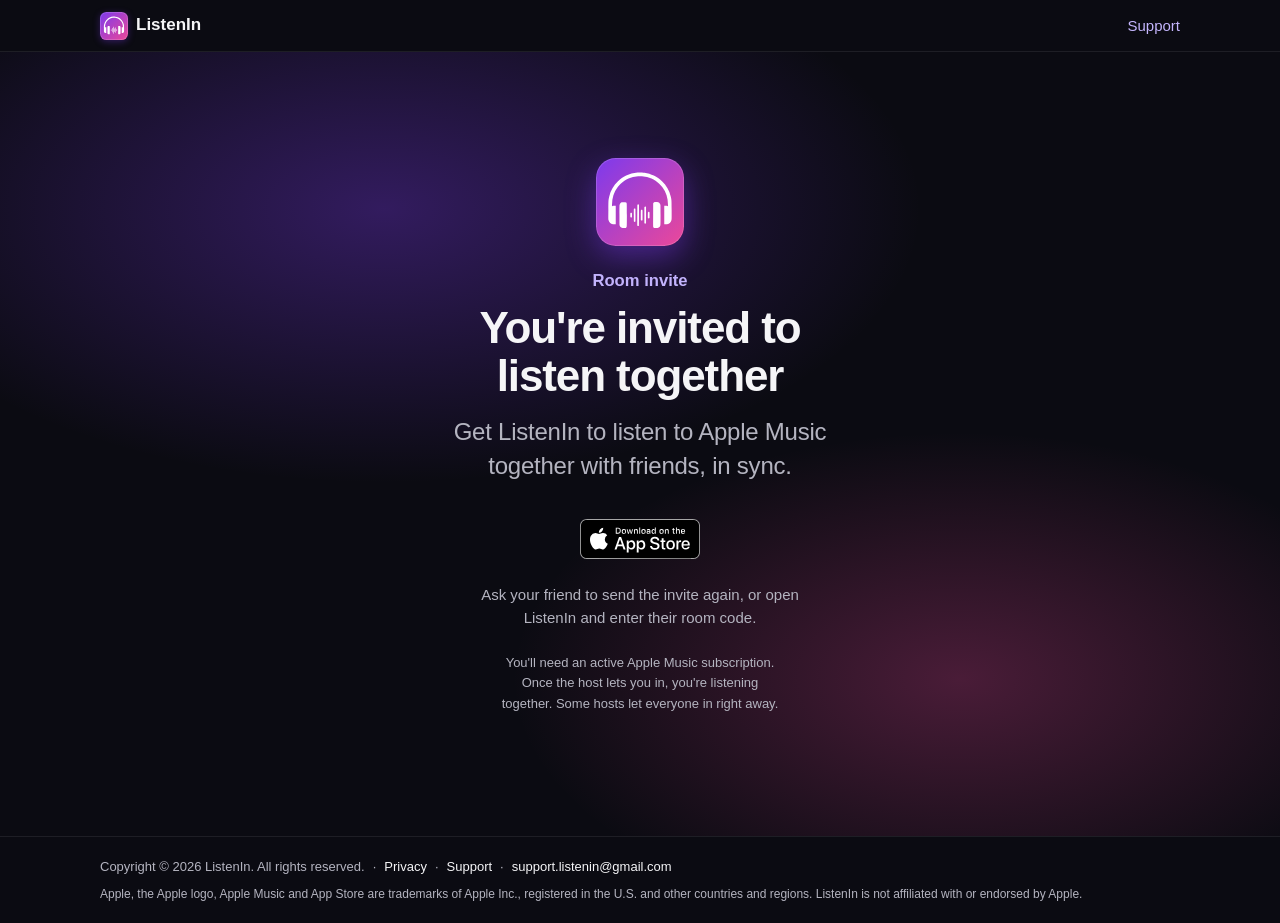
<file: join.html>
<!doctype html>
<html lang="en">
<head>
<meta charset="utf-8">
<meta name="viewport" content="width=device-width, initial-scale=1, viewport-fit=cover">
<meta name="color-scheme" content="light dark">
<meta name="theme-color" media="(prefers-color-scheme: light)" content="#0B0B12">
<meta name="theme-color" media="(prefers-color-scheme: dark)" content="#0B0B12">
<title>Join a room — ListenIn</title>
<meta name="description" content="You've been invited to a ListenIn room. Open the invite in ListenIn, or get the app to listen to Apple Music together in sync.">
<meta name="robots" content="noindex">
<meta name="apple-itunes-app" content="app-id=6790826566">
<meta property="og:type" content="website">
<meta property="og:site_name" content="ListenIn">
<meta property="og:title" content="You're invited to a ListenIn room">
<meta property="og:description" content="Open the invite to ask to join, or get ListenIn on the App Store.">
<meta property="og:image" content="https://guptaTushar10397.github.io/listenin-site/img/screen-join.jpg">
<meta property="og:image:width" content="552">
<meta property="og:image:height" content="1200">
<meta property="og:image:alt" content="The ListenIn Join a Room screen, where you enter the room code your friend shared and tap Join Room.">
<meta name="twitter:card" content="summary">
<meta name="twitter:title" content="You're invited to a ListenIn room">
<meta name="twitter:description" content="Open the invite to ask to join, or get ListenIn on the App Store.">
<meta name="twitter:image" content="https://guptaTushar10397.github.io/listenin-site/img/screen-join.jpg">
<link rel="icon" href="favicon.svg" type="image/svg+xml">
<link rel="apple-touch-icon" href="apple-touch-icon.png">
<link rel="stylesheet" href="style.css">
</head>
<body class="join-page">
<a class="skip-link" href="#main">Skip to content</a>
<header class="invite-bar">
  <div class="wrap">
    <a class="brand" href="index.html"><span class="app-icon" aria-hidden="true"></span>ListenIn</a>
    <a href="support.html">Support</a>
  </div>
</header>

<main id="main" class="invite ink">
  <div class="col">
    <span class="app-icon icon-lg" aria-hidden="true"></span>
    <p class="eyebrow">Room invite</p>
    <h1>You're invited to listen together</h1>
    <p class="lead" id="subtitle">Open this invite in ListenIn to ask to join the room.</p>

    <div id="code-block" hidden>
      <p class="code-label" id="code-label">Room code</p>
      <div class="code" id="code" role="group" aria-labelledby="code-label">—</div>
    </div>

    <div class="actions">
      <a class="pill" id="open-app" href="#"><svg class="i" aria-hidden="true" viewBox="0 0 24 24"><path d="M3 18v-6a9 9 0 0 1 18 0v6"/><path d="M21 19a2 2 0 0 1-2 2h-1a2 2 0 0 1-2-2v-3a2 2 0 0 1 2-2h3zM3 19a2 2 0 0 0 2 2h1a2 2 0 0 0 2-2v-3a2 2 0 0 0-2-2H3z"/></svg>Open in ListenIn</a>
      <a class="badge badge-40" href="https://apps.apple.com/app/id6790826566"><img src="app-store-badge.svg" alt="Download on the App Store" width="120" height="40" decoding="async"></a>
      <p class="hint" id="hint">Already have ListenIn? Tap Open in ListenIn. New to ListenIn? Get it from the App Store, then enter the code above.</p>
      <p class="fine">You'll need an active Apple Music subscription. Once the host lets you in, you're listening together. Some hosts let everyone in right away.</p>
    </div>
  </div>
</main>

<footer class="ink-foot">
  <div class="wrap">
    <ul class="foot-links">
      <li>Copyright © 2026 ListenIn. All rights reserved.</li>
      <li><a href="privacy.html">Privacy</a></li>
      <li><a href="support.html">Support</a></li>
      <li><a href="mailto:support.listenin@gmail.com">support.listenin@gmail.com</a></li>
    </ul>
    <p class="tm">Apple, the Apple logo, Apple Music and App Store are trademarks of Apple Inc., registered in the U.S. and other countries and regions. ListenIn is not affiliated with or endorsed by Apple.</p>
  </div>
</footer>

<script>
  (function () {
    // Room codes use 6 easy-to-read letters and digits (no 0/O/1/I/L).
    var ALPHABET = /^[2-9A-HJKMNP-Z]{6}$/;
    var params = new URLSearchParams(window.location.search);
    var raw = (params.get('code') || '').trim().toUpperCase();

    if (ALPHABET.test(raw)) {
      document.getElementById('code').textContent = raw;
      document.getElementById('code-block').hidden = false;
      document.getElementById('open-app').href = 'listenin://join?code=' + raw;
    } else {
      // No valid code in the link — still let people get the app.
      document.getElementById('subtitle').textContent =
        'Get ListenIn to listen to Apple Music together with friends, in sync.';
      document.getElementById('open-app').hidden = true;
      document.getElementById('hint').textContent =
        'Ask your friend to send the invite again, or open ListenIn and enter their room code.';
    }
  })();
</script>
</body>
</html>
</file>
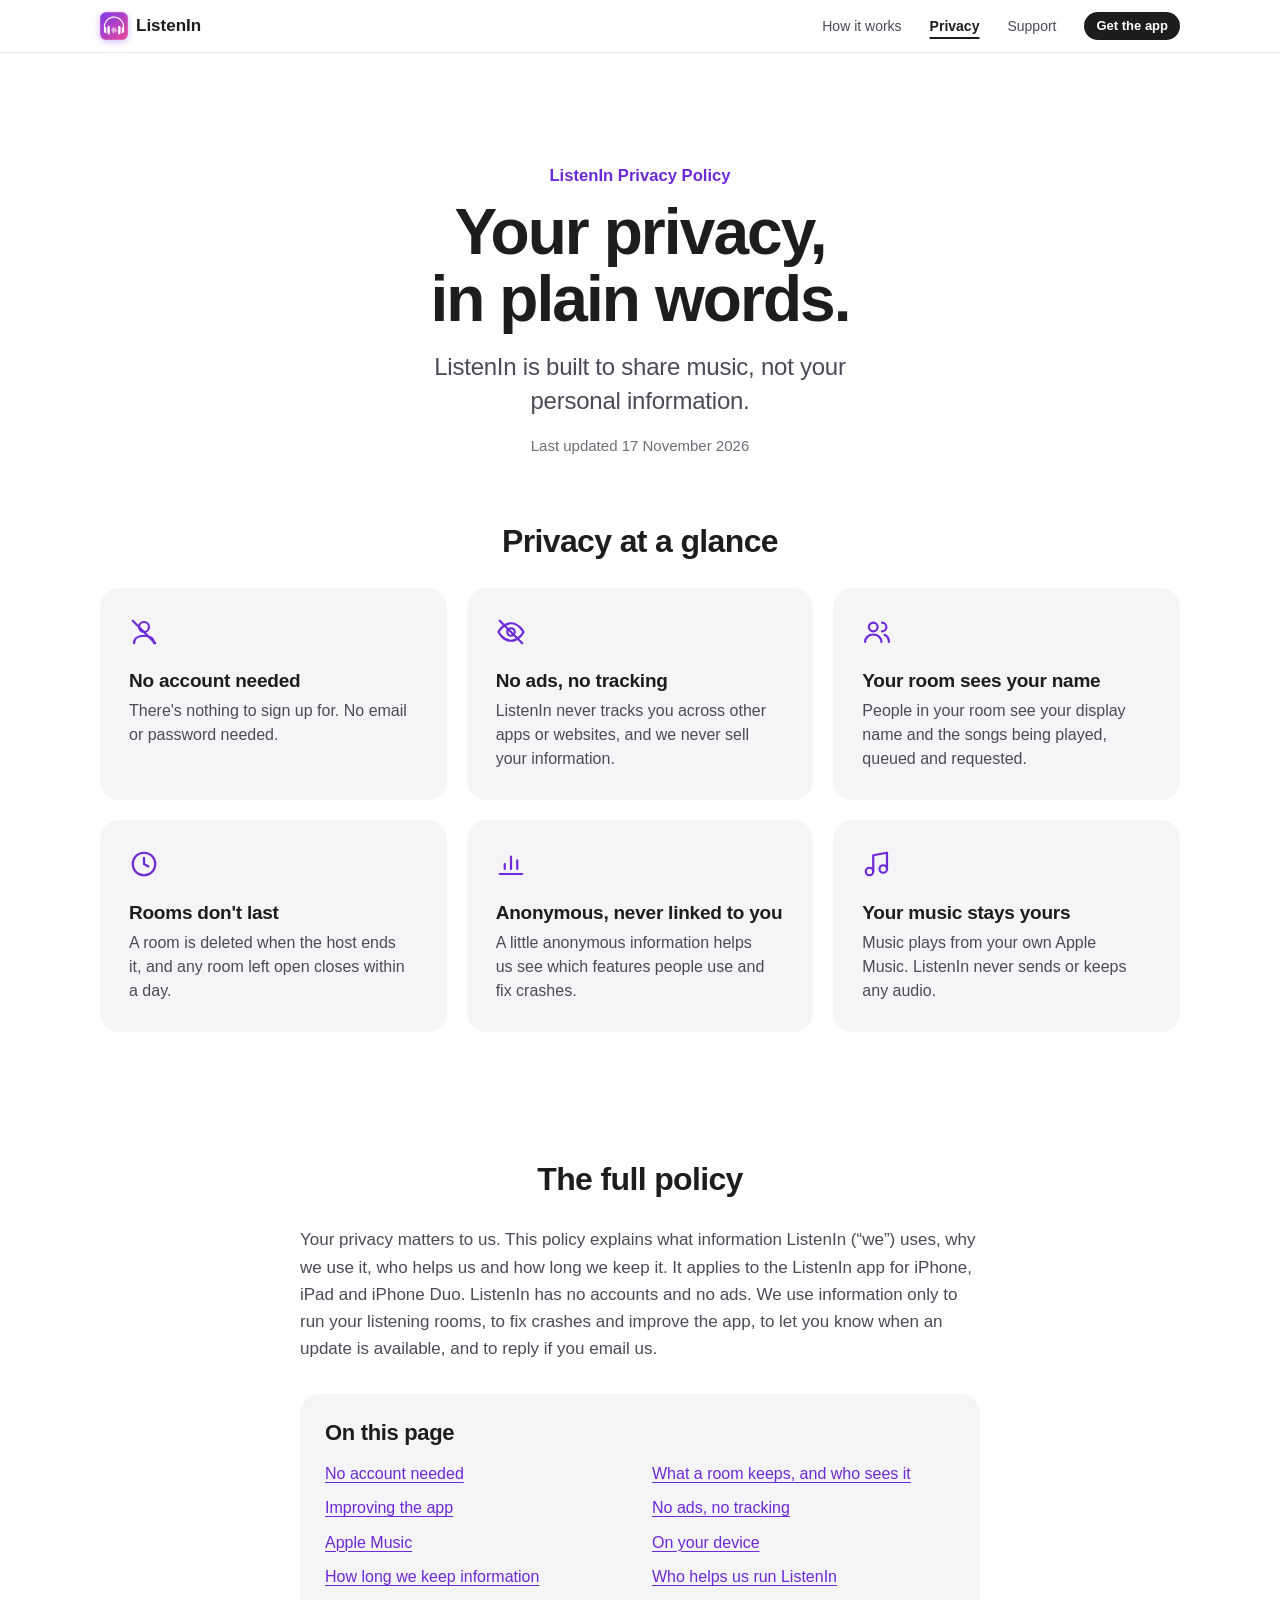
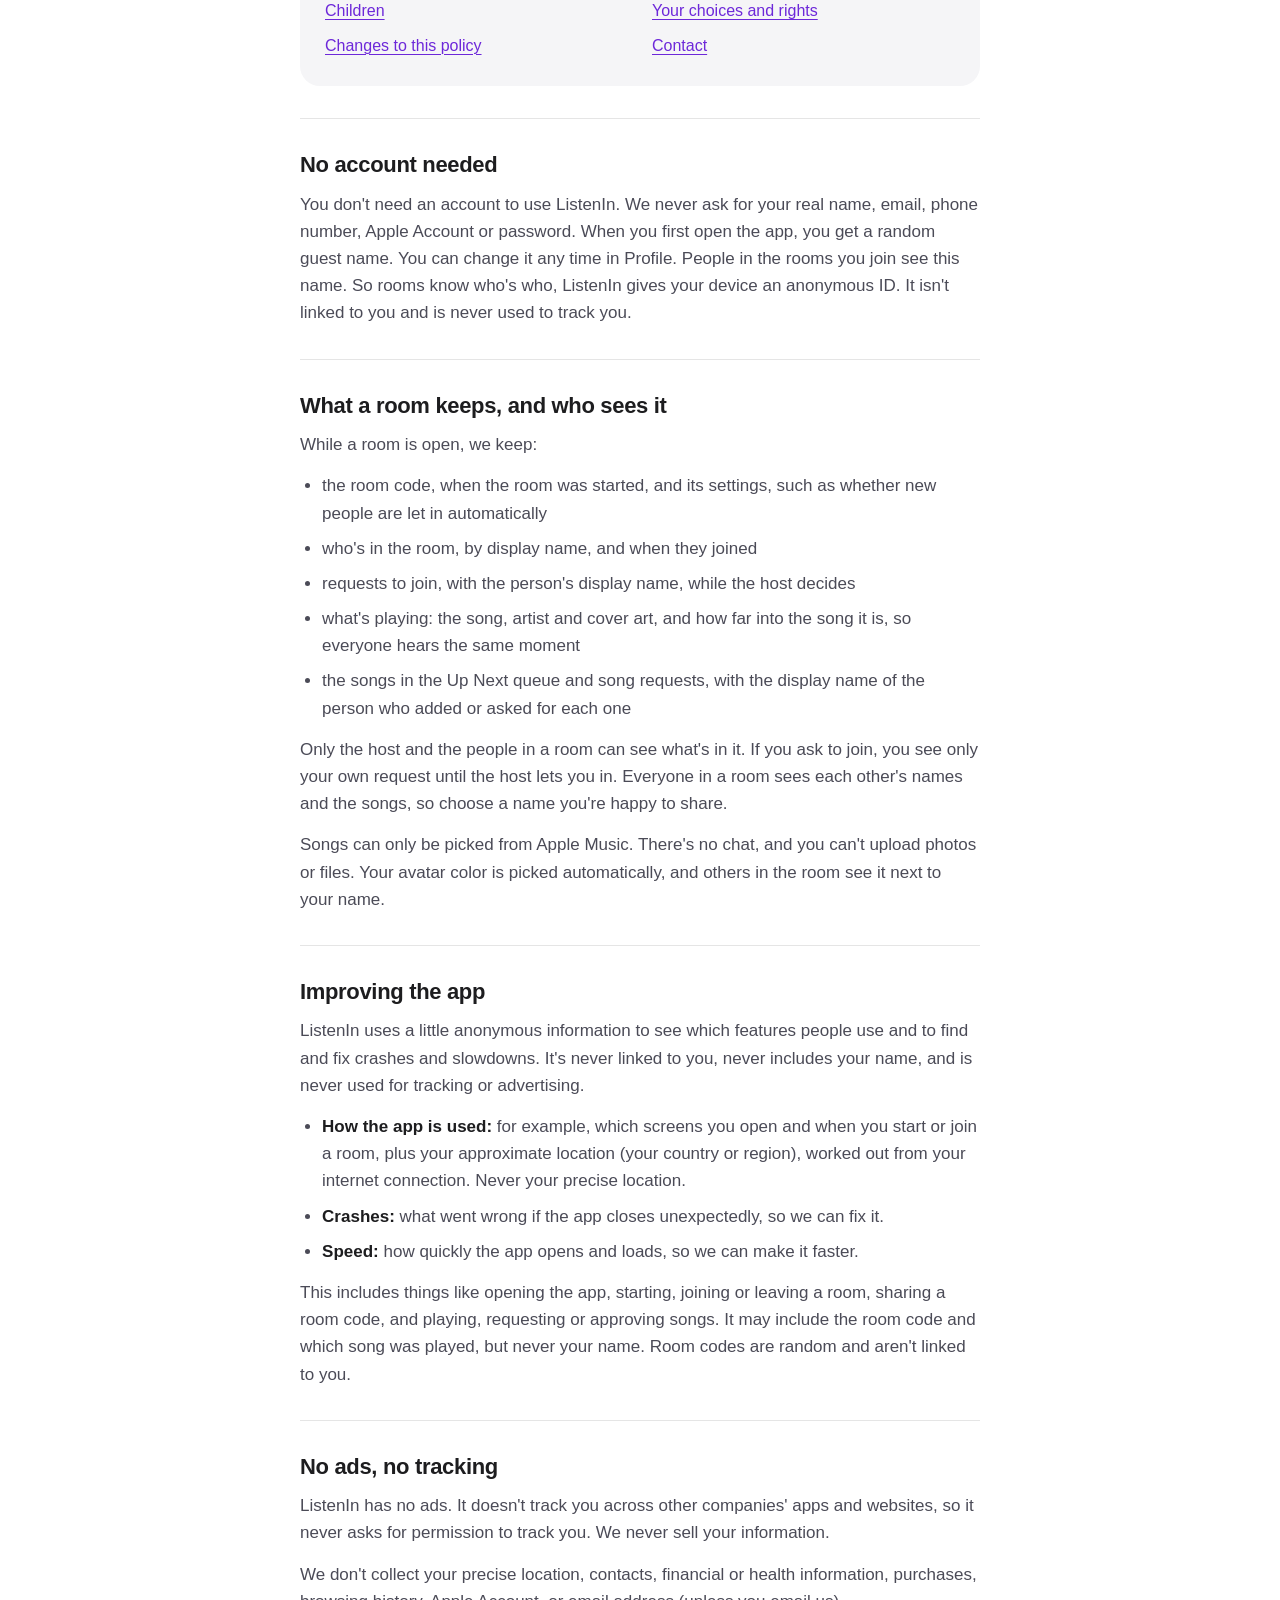
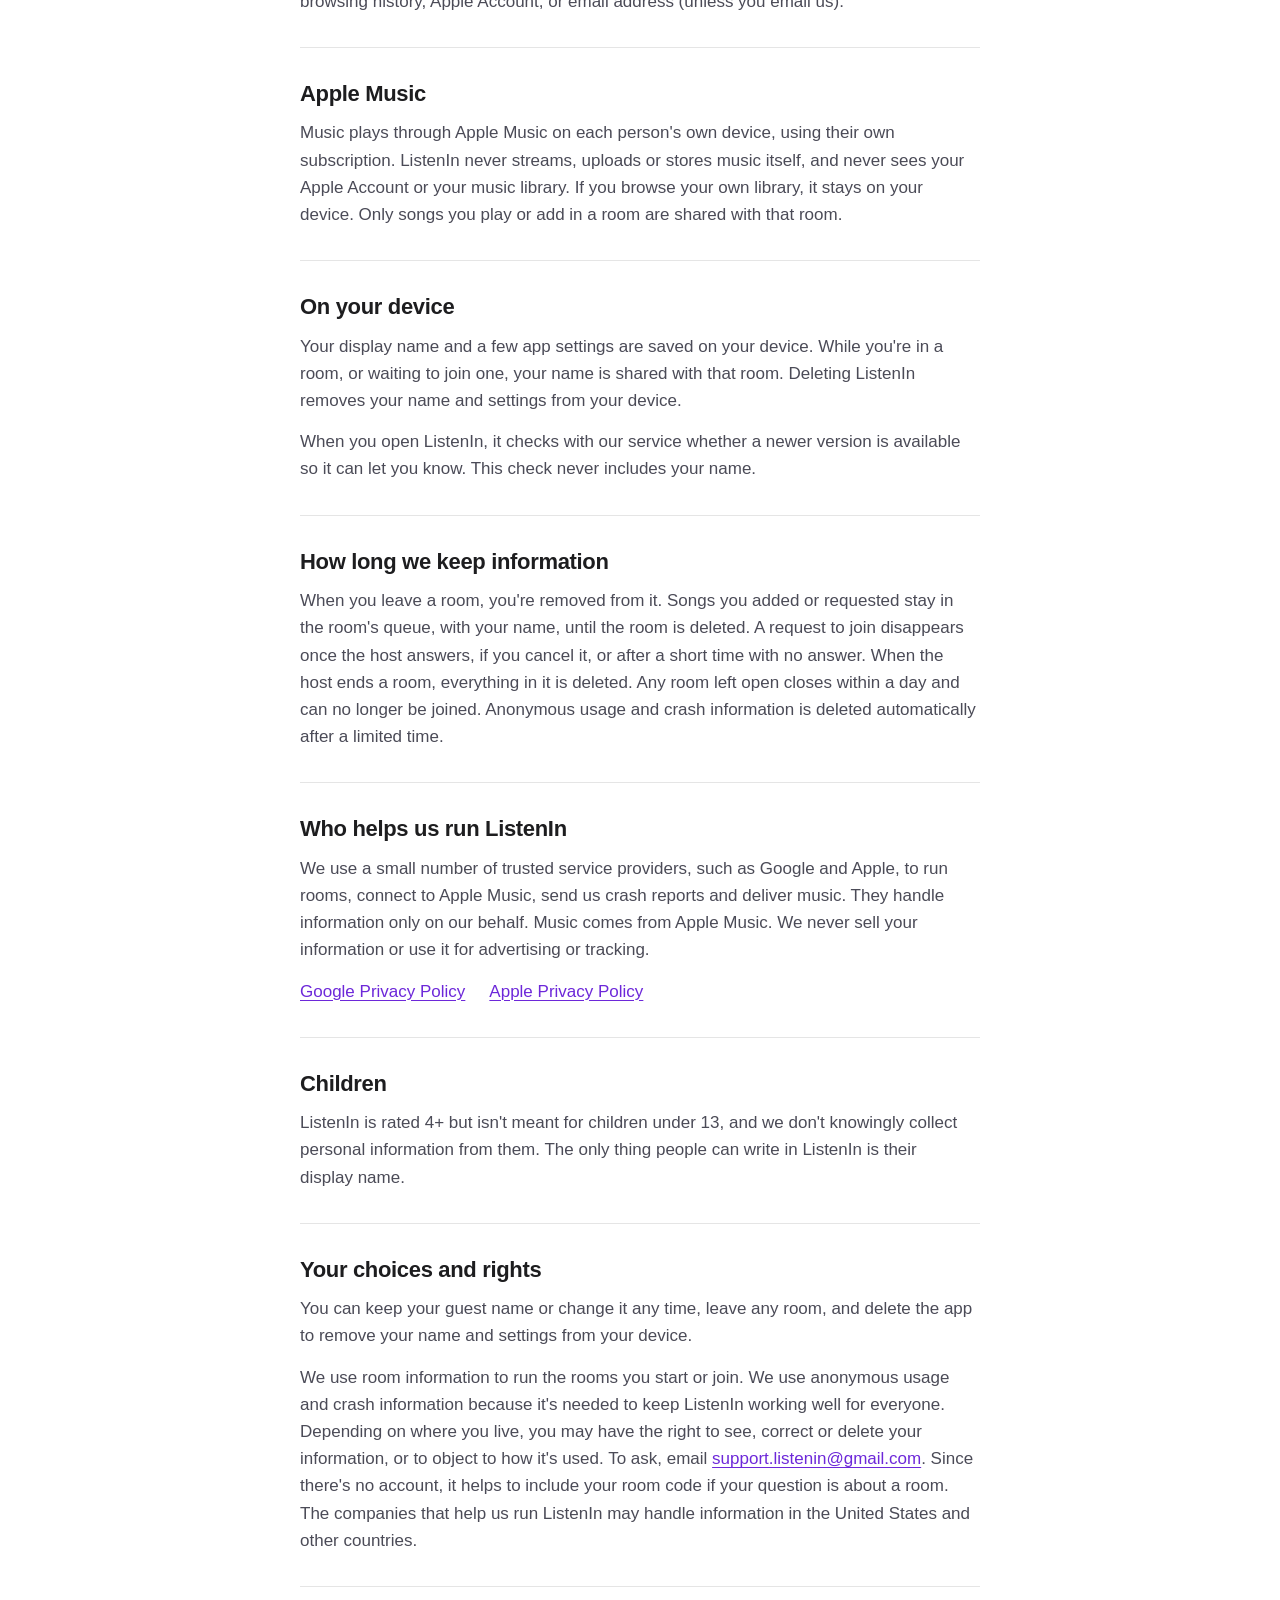
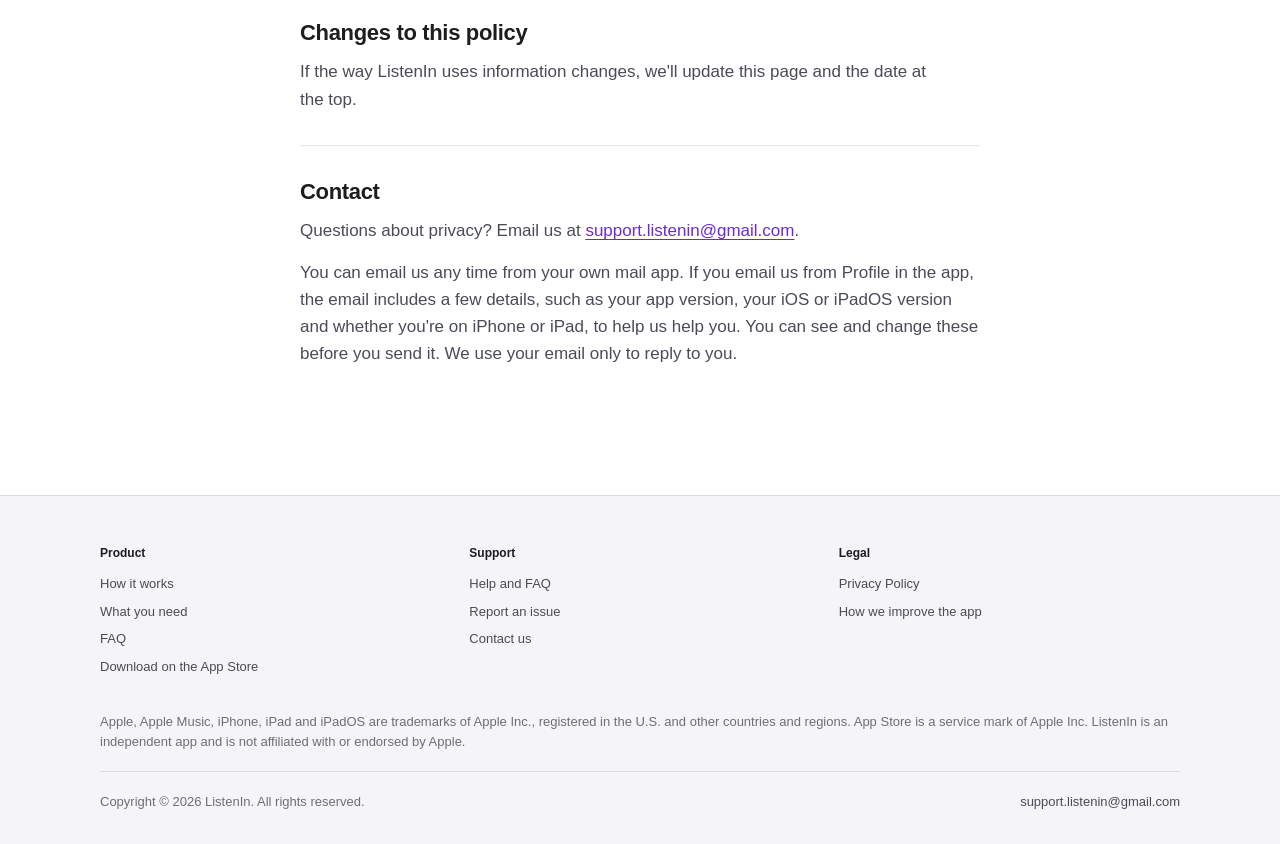
<file: privacy.html>
<!doctype html>
<html lang="en">
<head>
<meta charset="utf-8">
<meta name="viewport" content="width=device-width, initial-scale=1, viewport-fit=cover">
<meta name="color-scheme" content="light dark">
<meta name="theme-color" media="(prefers-color-scheme: light)" content="#ffffff">
<meta name="theme-color" media="(prefers-color-scheme: dark)" content="#000000">
<title>Privacy Policy — ListenIn</title>
<meta name="description" content="ListenIn has no accounts and no ads. See what people in a room can see, the anonymous information that helps us fix crashes and improve the app, and how long it&#x27;s kept. We never track you.">
<link rel="canonical" href="https://guptaTushar10397.github.io/listenin-site/privacy.html">
<meta name="apple-itunes-app" content="app-id=6790826566">
<meta property="og:type" content="article">
<meta property="og:site_name" content="ListenIn">
<meta property="og:title" content="ListenIn Privacy Policy">
<meta property="og:description" content="ListenIn has no accounts and no ads. See what people in a room can see, the anonymous information that helps us fix crashes and improve the app, and how long it&#x27;s kept. We never track you.">
<meta property="og:url" content="https://guptaTushar10397.github.io/listenin-site/privacy.html">
<meta property="og:image" content="https://guptaTushar10397.github.io/listenin-site/img/screen-room.jpg">
<meta property="og:image:width" content="552">
<meta property="og:image:height" content="1200">
<meta property="og:image:alt" content="ListenIn Room screen: room code AK83AQ with Copy and Share buttons, the current song Sunset Horizon by Velvet Noise, and a join request from Guest TQ71 with the Auto-approve joins switch turned off.">
<meta property="og:locale" content="en_US">
<meta name="twitter:card" content="summary">
<meta name="twitter:title" content="ListenIn Privacy Policy">
<meta name="twitter:description" content="ListenIn has no accounts and no ads. See what people in a room can see, the anonymous information that helps us fix crashes and improve the app, and how long it&#x27;s kept. We never track you.">
<meta name="twitter:image" content="https://guptaTushar10397.github.io/listenin-site/img/screen-room.jpg">
<meta name="twitter:image:alt" content="ListenIn Room screen: room code AK83AQ with Copy and Share buttons, the current song Sunset Horizon by Velvet Noise, and a join request from Guest TQ71 with the Auto-approve joins switch turned off.">
<link rel="icon" href="favicon.svg" type="image/svg+xml">
<link rel="apple-touch-icon" href="apple-touch-icon.png">
<link rel="stylesheet" href="style.css">
<script type="application/ld+json">
{"@context": "https://schema.org", "@type": "WebPage", "name": "ListenIn Privacy Policy", "url": "https://guptaTushar10397.github.io/listenin-site/privacy.html", "description": "ListenIn has no accounts and no ads. See what people in a room can see, the anonymous information that helps us fix crashes and improve the app, and how long it's kept. We never track you.", "dateModified": "2026-11-17", "publisher": {"@type": "Organization", "name": "ListenIn"}}
</script>
</head>
<body>
<a class="skip-link" href="#main">Skip to content</a>
<svg width="0" height="0" style="position:absolute" aria-hidden="true" focusable="false">
  <symbol id="i-menu" viewBox="0 0 24 24"><path d="M4 9h16M4 15h16"/></symbol>
  <symbol id="i-noacct" viewBox="0 0 24 24"><circle cx="12" cy="8" r="4"/><path d="M4 21c0-4 3.6-6 8-6s8 2 8 6M3 3l18 18"/></symbol>
  <symbol id="i-noeye" viewBox="0 0 24 24"><path d="M2 12s3.6-7 10-7 10 7 10 7-3.6 7-10 7S2 12 2 12z"/><circle cx="12" cy="12" r="3"/><path d="M3 3l18 18"/></symbol>
  <symbol id="i-people" viewBox="0 0 24 24"><circle cx="9" cy="8" r="3.5"/><path d="M2.5 20c0-3.6 2.9-6 6.5-6s6.5 2.4 6.5 6M16 4.5a3.5 3.5 0 0 1 0 7M18 14.3c2 .7 3.5 2.8 3.5 5.7"/></symbol>
  <symbol id="i-clock" viewBox="0 0 24 24"><circle cx="12" cy="12" r="9"/><path d="M12 7v5l3.5 2"/></symbol>
  <symbol id="i-chart" viewBox="0 0 24 24"><path d="M3 20h18M7 16v-4M12 16V6M17 16v-7"/></symbol>
  <symbol id="i-note" viewBox="0 0 24 24"><path d="M9 18V5l11-2v13"/><circle cx="6" cy="18" r="3"/><circle cx="17" cy="16" r="3"/></symbol>
</svg>
<header class="globalnav">
  <div class="wrap">
    <a class="brand" href="index.html"><span class="app-icon" aria-hidden="true"></span>ListenIn</a>
    <nav class="nav-links" aria-label="Primary">
      <ul>
        <li><a href="index.html#how">How it works</a></li>
        <li><a href="privacy.html" aria-current="page">Privacy</a></li>
        <li><a href="support.html">Support</a></li>
      </ul>
    </nav>
    <a class="pill pill-sm" href="https://apps.apple.com/app/id6790826566">Get the app<span class="vh"> on the App Store</span></a>
    <details class="menu">
      <summary aria-label="Menu"><svg class="i" aria-hidden="true"><use href="#i-menu"/></svg><span class="vh">Menu</span></summary>
      <nav aria-label="Primary">
        <ul>
        <li><a href="index.html#how">How it works</a></li>
        <li><a href="privacy.html" aria-current="page">Privacy</a></li>
        <li><a href="support.html">Support</a></li>
        </ul>
      </nav>
    </details>
  </div>
</header>
<main id="main">
  <header class="page-hero wrap">
    <p class="eyebrow">ListenIn Privacy Policy</p>
    <h1>Your privacy, in plain words.</h1>
    <p class="lead">ListenIn is built to share music, not your personal information.</p>
    <p class="meta">Last updated <time datetime="2026-11-17">17 November 2026</time></p>
  </header>

  <section class="wrap" aria-labelledby="glance-title">
    <h2 class="sec-h" id="glance-title">Privacy at a glance</h2>
    <ul class="cards">
      <li><svg class="i" aria-hidden="true"><use href="#i-noacct"/></svg><h3>No account needed</h3><p>There's nothing to sign up for. No email or password needed.</p></li>
      <li><svg class="i" aria-hidden="true"><use href="#i-noeye"/></svg><h3>No ads, no tracking</h3><p>ListenIn never tracks you across other apps or websites, and we never sell your information.</p></li>
      <li><svg class="i" aria-hidden="true"><use href="#i-people"/></svg><h3>Your room sees your name</h3><p>People in your room see your display name and the songs being played, queued and requested.</p></li>
      <li><svg class="i" aria-hidden="true"><use href="#i-clock"/></svg><h3>Rooms don't last</h3><p>A room is deleted when the host ends it, and any room left open closes within a day.</p></li>
      <li><svg class="i" aria-hidden="true"><use href="#i-chart"/></svg><h3>Anonymous, never linked to you</h3><p>A little anonymous information helps us see which features people use and fix crashes.</p></li>
      <li><svg class="i" aria-hidden="true"><use href="#i-note"/></svg><h3>Your music stays yours</h3><p>Music plays from your own Apple Music. ListenIn never sends or keeps any audio.</p></li>
    </ul>
  </section>

  <article class="wrap reading policy" aria-labelledby="policy-title">
    <h2 class="sec-h" id="policy-title">The full policy</h2>
    <p class="policy-lead">Your privacy matters to us. This policy explains what information ListenIn (“we”) uses, why we use it, who helps us and how long we keep it. It applies to the ListenIn app for iPhone, iPad and iPhone Duo. ListenIn has no accounts and no ads. We use information only to run your listening rooms, to fix crashes and improve the app, to let you know when an update is available, and to reply if you email us.</p>
    <nav class="toc" aria-labelledby="toc-title">
      <h3 id="toc-title" class="toc-h">On this page</h3>
      <ul>
        <li><a href="#account">No account needed</a></li>
        <li><a href="#rooms">What a room keeps, and who sees it</a></li>
        <li><a href="#analytics">Improving the app</a></li>
        <li><a href="#no-tracking">No ads, no tracking</a></li>
        <li><a href="#apple-music">Apple Music</a></li>
        <li><a href="#on-device">On your device</a></li>
        <li><a href="#retention">How long we keep information</a></li>
        <li><a href="#providers">Who helps us run ListenIn</a></li>
        <li><a href="#children">Children</a></li>
        <li><a href="#choices">Your choices and rights</a></li>
        <li><a href="#changes">Changes to this policy</a></li>
        <li><a href="#contact">Contact</a></li>
      </ul>
    </nav>

    <section aria-labelledby="account">
      <h3 id="account">No account needed</h3>
      <p>You don't need an account to use ListenIn. We never ask for your real name, email, phone number, Apple Account or password. When you first open the app, you get a random guest name. You can change it any time in Profile. People in the rooms you join see this name. So rooms know who's who, ListenIn gives your device an anonymous ID. It isn't linked to you and is never used to track you.</p>
    </section>

    <section aria-labelledby="rooms">
      <h3 id="rooms">What a room keeps, and who sees it</h3>
      <p>While a room is open, we keep:</p>
      <ul class="dots">
        <li>the room code, when the room was started, and its settings, such as whether new people are let in automatically</li>
        <li>who's in the room, by display name, and when they joined</li>
        <li>requests to join, with the person's display name, while the host decides</li>
        <li>what's playing: the song, artist and cover art, and how far into the song it is, so everyone hears the same moment</li>
        <li>the songs in the Up Next queue and song requests, with the display name of the person who added or asked for each one</li>
      </ul>
      <p id="visibility">Only the host and the people in a room can see what's in it. If you ask to join, you see only your own request until the host lets you in. Everyone in a room sees each other's names and the songs, so choose a name you're happy to share.</p>
      <p>Songs can only be picked from Apple Music. There's no chat, and you can't upload photos or files. Your avatar color is picked automatically, and others in the room see it next to your name.</p>
    </section>

    <section aria-labelledby="analytics">
      <h3 id="analytics">Improving the app</h3>
      <p>ListenIn uses a little anonymous information to see which features people use and to find and fix crashes and slowdowns. It's never linked to you, never includes your name, and is never used for tracking or advertising.</p>
      <ul class="dots">
        <li><strong>How the app is used:</strong> for example, which screens you open and when you start or join a room, plus your approximate location (your country or region), worked out from your internet connection. Never your precise location.</li>
        <li><strong>Crashes:</strong> what went wrong if the app closes unexpectedly, so we can fix it.</li>
        <li><strong>Speed:</strong> how quickly the app opens and loads, so we can make it faster.</li>
      </ul>
      <p>This includes things like opening the app, starting, joining or leaving a room, sharing a room code, and playing, requesting or approving songs. It may include the room code and which song was played, but never your name. Room codes are random and aren't linked to you.</p>
    </section>

    <section aria-labelledby="no-tracking">
      <h3 id="no-tracking">No ads, no tracking</h3>
      <p>ListenIn has no ads. It doesn't track you across other companies' apps and websites, so it never asks for permission to track you. We never sell your information.</p>
      <p>We don't collect your precise location, contacts, financial or health information, purchases, browsing history, Apple Account, or email address (unless you email us).</p>
    </section>

    <section aria-labelledby="apple-music">
      <h3 id="apple-music">Apple Music</h3>
      <p>Music plays through Apple Music on each person's own device, using their own subscription. ListenIn never streams, uploads or stores music itself, and never sees your Apple Account or your music library. If you browse your own library, it stays on your device. Only songs you play or add in a room are shared with that room.</p>
    </section>

    <section aria-labelledby="on-device">
      <h3 id="on-device">On your device</h3>
      <p>Your display name and a few app settings are saved on your device. While you're in a room, or waiting to join one, your name is shared with that room. Deleting ListenIn removes your name and settings from your device.</p>
      <p id="updates">When you open ListenIn, it checks with our service whether a newer version is available so it can let you know. This check never includes your name.</p>
    </section>

    <section aria-labelledby="retention">
      <h3 id="retention">How long we keep information</h3>
      <p>When you leave a room, you're removed from it. Songs you added or requested stay in the room's queue, with your name, until the room is deleted. A request to join disappears once the host answers, if you cancel it, or after a short time with no answer. When the host ends a room, everything in it is deleted. Any room left open closes within a day and can no longer be joined. Anonymous usage and crash information is deleted automatically after a limited time.</p>
    </section>

    <section aria-labelledby="providers">
      <h3 id="providers">Who helps us run ListenIn</h3>
      <p>We use a small number of trusted service providers, such as Google and Apple, to run rooms, connect to Apple Music, send us crash reports and deliver music. They handle information only on our behalf. Music comes from Apple Music. We never sell your information or use it for advertising or tracking.</p>
      <p class="links"><a href="https://policies.google.com/privacy" rel="noopener">Google Privacy Policy</a><a href="https://www.apple.com/legal/privacy/" rel="noopener">Apple Privacy Policy</a></p>
    </section>

    <section aria-labelledby="children">
      <h3 id="children">Children</h3>
      <p>ListenIn is rated 4+ but isn't meant for children under 13, and we don't knowingly collect personal information from them. The only thing people can write in ListenIn is their display name.</p>
    </section>

    <section aria-labelledby="choices">
      <h3 id="choices">Your choices and rights</h3>
      <p>You can keep your guest name or change it any time, leave any room, and delete the app to remove your name and settings from your device.</p>
      <p id="rights">We use room information to run the rooms you start or join. We use anonymous usage and crash information because it's needed to keep ListenIn working well for everyone. Depending on where you live, you may have the right to see, correct or delete your information, or to object to how it's used. To ask, email <a href="mailto:support.listenin@gmail.com">support.listenin@gmail.com</a>. Since there's no account, it helps to include your room code if your question is about a room. The companies that help us run ListenIn may handle information in the United States and other countries.</p>
    </section>

    <section aria-labelledby="changes">
      <h3 id="changes">Changes to this policy</h3>
      <p>If the way ListenIn uses information changes, we'll update this page and the date at the top.</p>
    </section>

    <section aria-labelledby="contact">
      <h3 id="contact">Contact</h3>
      <p>Questions about privacy? Email us at <a href="mailto:support.listenin@gmail.com">support.listenin@gmail.com</a>.</p>
      <p id="support-email">You can email us any time from your own mail app. If you email us from Profile in the app, the email includes a few details, such as your app version, your iOS or iPadOS version and whether you're on iPhone or iPad, to help us help you. You can see and change these before you send it. We use your email only to reply to you.</p>
    </section>
  </article>
</main>

<footer>
  <div class="wrap">
    <div class="fcols">
      <nav aria-labelledby="f-product"><h2 class="footer-h" id="f-product">Product</h2><ul>
        <li><a href="index.html#how">How it works</a></li>
        <li><a href="index.html#requirements">What you need</a></li>
        <li><a href="index.html#faq">FAQ</a></li>
        <li><a href="https://apps.apple.com/app/id6790826566">Download on the App Store</a></li>
      </ul></nav>
      <nav aria-labelledby="f-support"><h2 class="footer-h" id="f-support">Support</h2><ul>
        <li><a href="support.html">Help and FAQ</a></li>
        <li><a href="support.html#report">Report an issue</a></li>
        <li><a href="mailto:support.listenin@gmail.com">Contact us</a></li>
      </ul></nav>
      <nav aria-labelledby="f-legal"><h2 class="footer-h" id="f-legal">Legal</h2><ul>
        <li><a href="privacy.html">Privacy Policy</a></li>
        <li><a href="privacy.html#analytics">How we improve the app</a></li>
      </ul></nav>
    </div>
    <p>Apple, Apple Music, iPhone, iPad and iPadOS are trademarks of Apple Inc., registered in the U.S. and other countries and regions. App Store is a service mark of Apple Inc. ListenIn is an independent app and is not affiliated with or endorsed by Apple.</p>
    <div class="legal-row"><span>Copyright © 2026 ListenIn. All rights reserved.</span><a href="mailto:support.listenin@gmail.com">support.listenin@gmail.com</a></div>
  </div>
</footer>
</body>
</html>
</file>
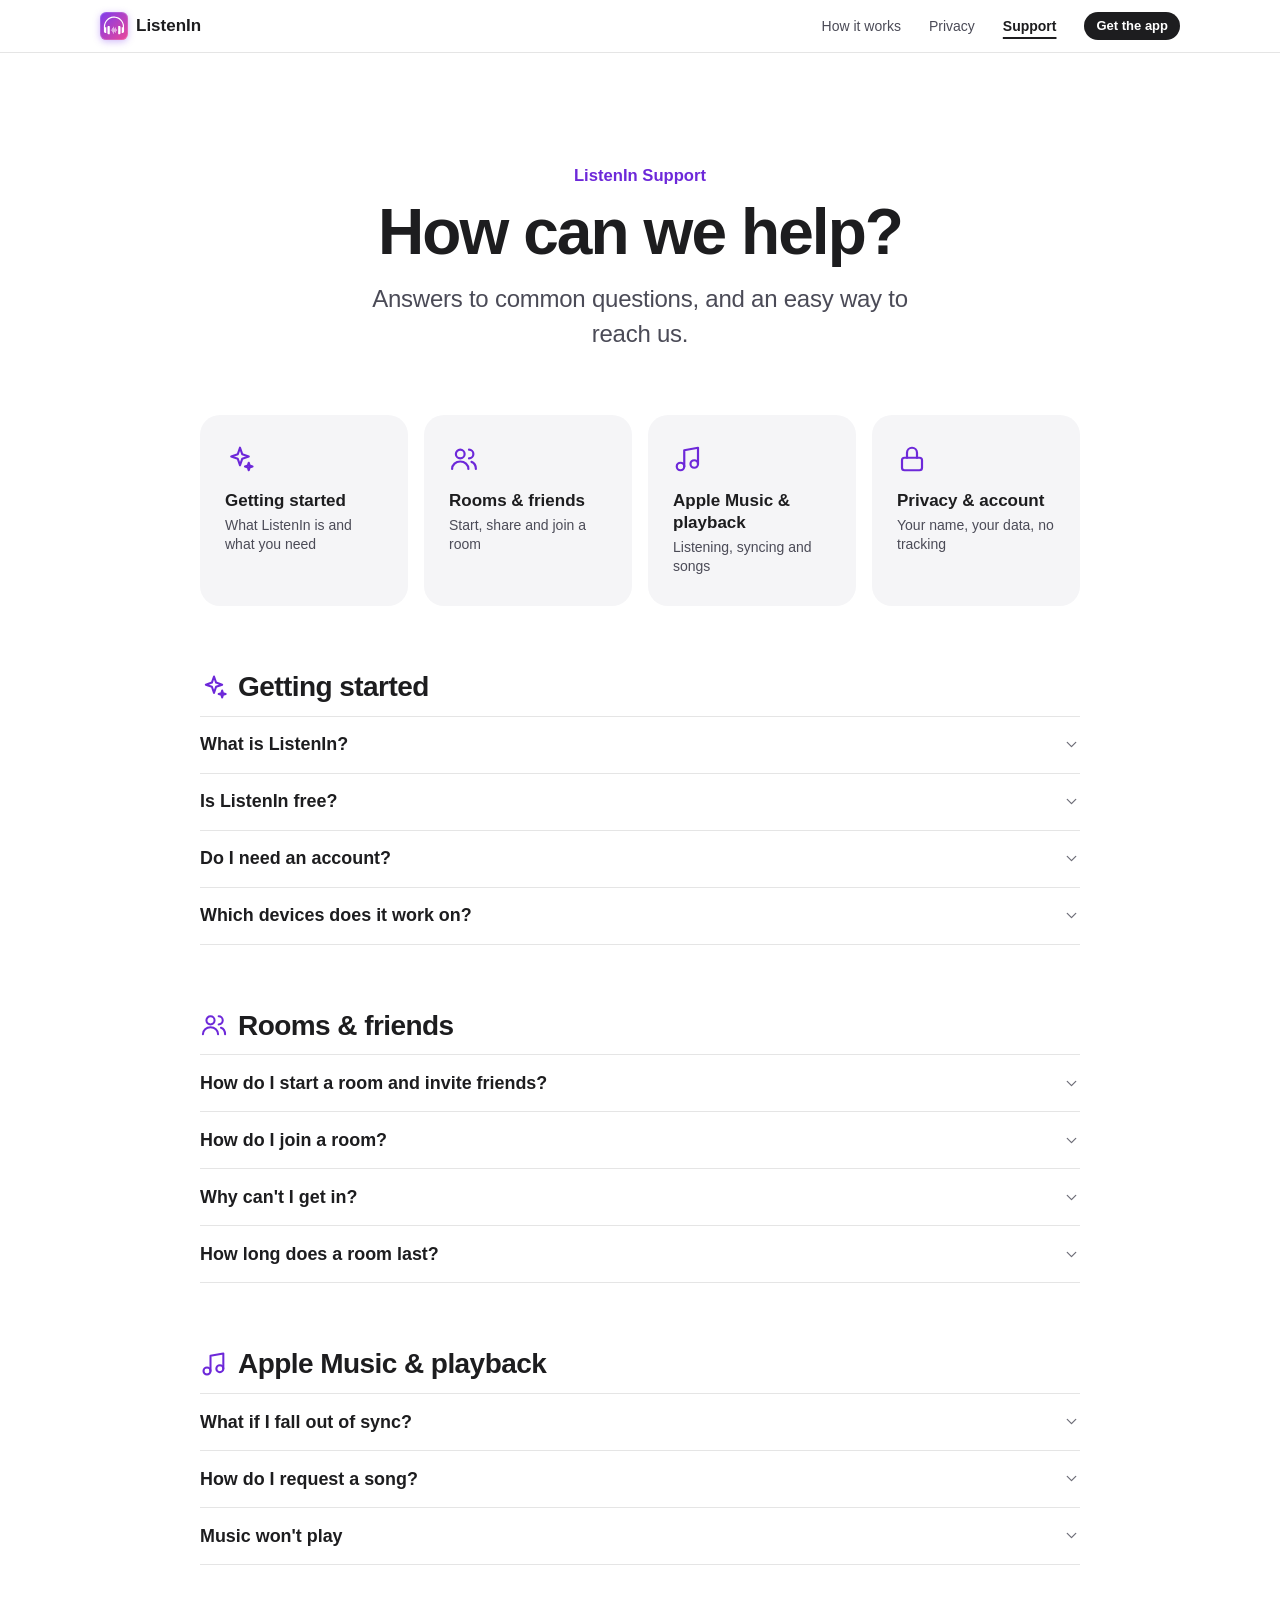
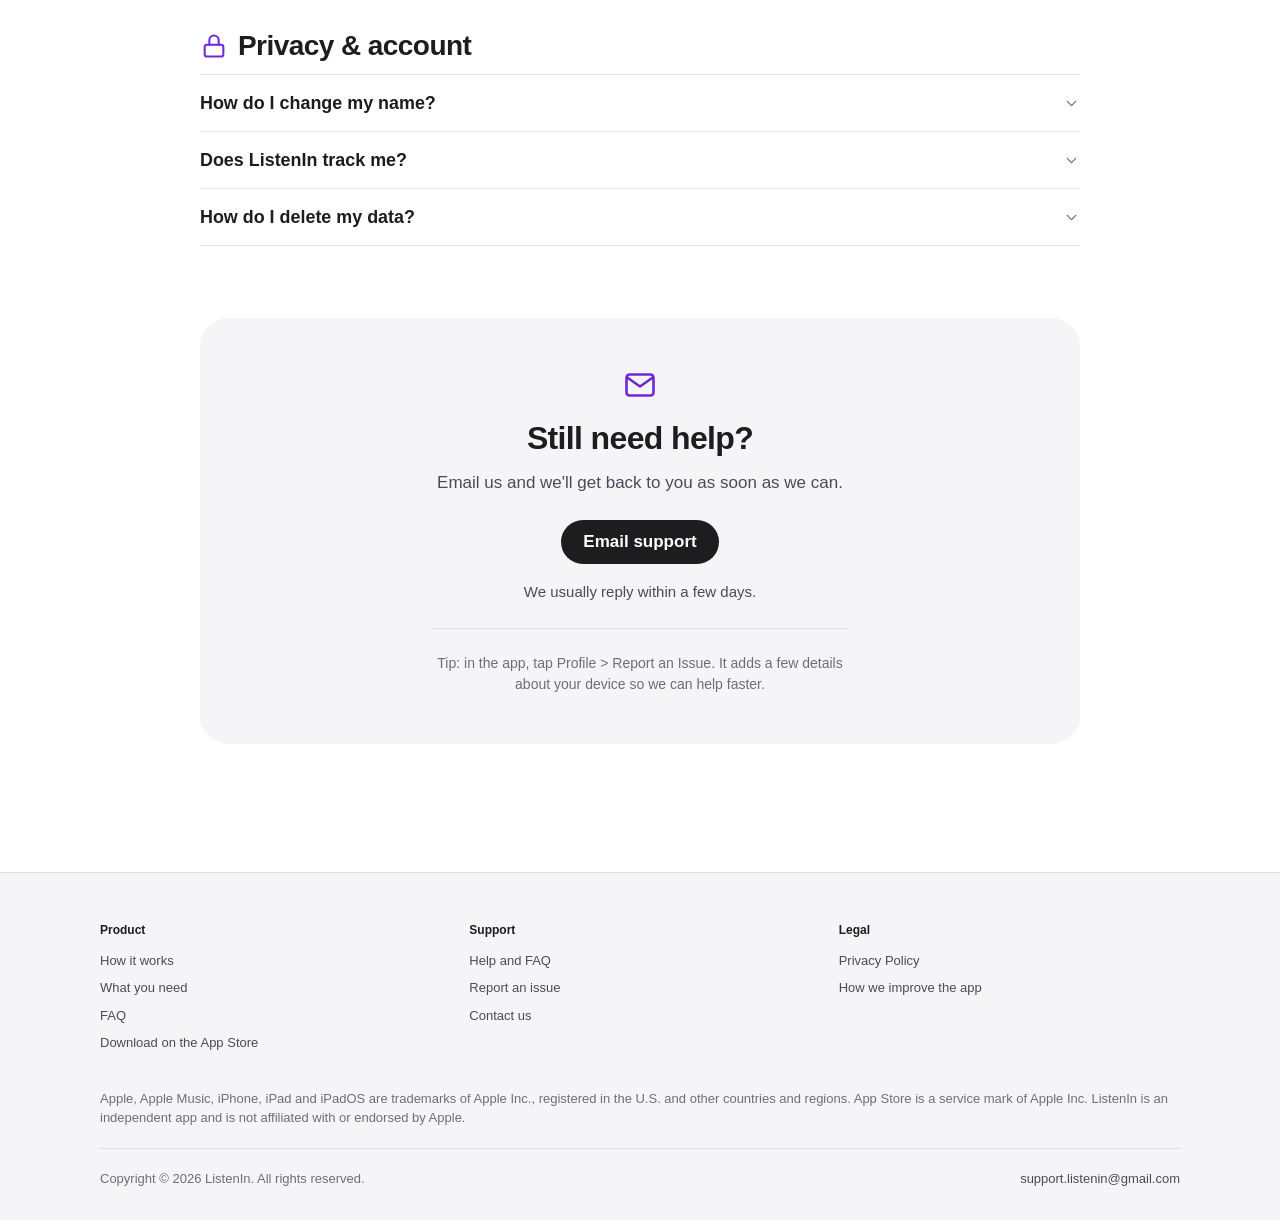
<file: support.html>
<!doctype html>
<html lang="en">
<head>
<meta charset="utf-8">
<meta name="viewport" content="width=device-width, initial-scale=1, viewport-fit=cover">
<meta name="color-scheme" content="light dark">
<meta name="theme-color" media="(prefers-color-scheme: light)" content="#ffffff">
<meta name="theme-color" media="(prefers-color-scheme: dark)" content="#000000">
<title>Support — ListenIn</title>
<meta name="description" content="Get help with ListenIn: starting and joining rooms, using Apple Music, staying in sync with friends, and contacting us.">
<link rel="canonical" href="https://guptaTushar10397.github.io/listenin-site/support.html">
<meta name="apple-itunes-app" content="app-id=6790826566">
<meta property="og:type" content="website">
<meta property="og:site_name" content="ListenIn">
<meta property="og:title" content="ListenIn Support">
<meta property="og:description" content="Get help with ListenIn: starting and joining rooms, using Apple Music, staying in sync with friends, and contacting us.">
<meta property="og:url" content="https://guptaTushar10397.github.io/listenin-site/support.html">
<meta property="og:image" content="https://guptaTushar10397.github.io/listenin-site/img/screen-join.jpg">
<meta property="og:image:width" content="552">
<meta property="og:image:height" content="1200">
<meta property="og:image:alt" content="The ListenIn Join a Room screen, where you enter the room code your friend shared, with a Join Room button and a Browse Music option to start your own room.">
<meta property="og:locale" content="en_US">
<meta name="twitter:card" content="summary">
<meta name="twitter:title" content="ListenIn Support">
<meta name="twitter:description" content="Get help with ListenIn: starting and joining rooms, using Apple Music, staying in sync with friends, and contacting us.">
<meta name="twitter:image" content="https://guptaTushar10397.github.io/listenin-site/img/screen-join.jpg">
<meta name="twitter:image:alt" content="The ListenIn Join a Room screen, where you enter the room code your friend shared, with a Join Room button and a Browse Music option to start your own room.">
<link rel="icon" href="favicon.svg" type="image/svg+xml">
<link rel="apple-touch-icon" href="apple-touch-icon.png">
<link rel="stylesheet" href="style.css">
<script type="application/ld+json">
{"@context": "https://schema.org", "@type": "FAQPage", "mainEntity": [{"@type": "Question", "name": "What is ListenIn?", "acceptedAnswer": {"@type": "Answer", "text": "A way to listen to Apple Music with friends. One person starts a room and shares a code. The music plays from each person's own Apple Music, and ListenIn keeps everyone on the same song at the same moment."}}, {"@type": "Question", "name": "Is ListenIn free?", "acceptedAnswer": {"@type": "Answer", "text": "Yes, with no in-app purchases. Everyone who starts or joins a room needs their own active Apple Music subscription. Browsing songs and charts is free."}}, {"@type": "Question", "name": "Do I need an account?", "acceptedAnswer": {"@type": "Answer", "text": "No. There's no sign-up, email or password. Just open the app and you get a guest name, which you can change any time."}}, {"@type": "Question", "name": "Which devices does it work on?", "acceptedAnswer": {"@type": "Answer", "text": "iPhone, iPad and iPhone Duo with iOS or iPadOS 26 or later. On a bigger screen you can see the room and the queue together. There's no Mac or Apple Watch app."}}, {"@type": "Question", "name": "How do I start a room and invite friends?", "acceptedAnswer": {"@type": "Answer", "text": "Open the Music tab and tap any song. Your room starts and you get a six-character code. On the Room tab, tap Copy or Share to send it to friends."}}, {"@type": "Question", "name": "How do I join a room?", "acceptedAnswer": {"@type": "Answer", "text": "Open the Room tab, enter the code your friend shared, and tap Join Room. Once the host lets you in, you're listening together."}}, {"@type": "Question", "name": "Why can't I get in?", "acceptedAnswer": {"@type": "Answer", "text": "The host needs to let you in. If the host doesn't answer after a little while, your request ends and you can ask again. If the code doesn't work, check all six characters, or the room may have ended."}}, {"@type": "Question", "name": "How long does a room last?", "acceptedAnswer": {"@type": "Answer", "text": "Until the host ends it, or for up to a day. If the host has been away for a while, new people can't join."}}, {"@type": "Question", "name": "What if I fall out of sync?", "acceptedAnswer": {"@type": "Answer", "text": "Everyone's internet connection is a little different, and ListenIn fixes small gaps on its own. If you fall behind, or you're paused while the host is playing, a Sync button appears in the player. Tap it to catch up with everyone."}}, {"@type": "Question", "name": "How do I request a song?", "acceptedAnswer": {"@type": "Answer", "text": "As a listener, open the queue, tap Request a Song, and pick a song from Apple Music. The host approves or declines each request."}}, {"@type": "Question", "name": "Music won't play", "acceptedAnswer": {"@type": "Answer", "text": "Check that Apple Music is turned on for ListenIn in Settings > ListenIn, that your Apple Music subscription is active, and that you're online. Then tap Sync, or leave and rejoin the room."}}, {"@type": "Question", "name": "How do I change my name?", "acceptedAnswer": {"@type": "Answer", "text": "Go to Profile > Edit Name. People in your rooms see this name. Leave it empty to use your guest name."}}, {"@type": "Question", "name": "Does ListenIn track me?", "acceptedAnswer": {"@type": "Answer", "text": "No. There are no ads, and ListenIn doesn't track you across other apps or websites. We use a little anonymous information to see which features people use and to fix crashes. It's never linked to you. See the Privacy Policy."}}, {"@type": "Question", "name": "How do I delete my data?", "acceptedAnswer": {"@type": "Answer", "text": "When you leave a room, you're removed from it, and when the host ends a room, everything in it is deleted. Every room closes within a day. Deleting the app removes your name and settings from your device. For anything else, email support.listenin@gmail.com."}}]}
</script>
</head>
<body>
<a class="skip-link" href="#main">Skip to content</a>
<svg width="0" height="0" style="position:absolute" aria-hidden="true" focusable="false">
  <symbol id="i-menu" viewBox="0 0 24 24"><path d="M4 9h16M4 15h16"/></symbol>
  <symbol id="i-down" viewBox="0 0 24 24"><path d="M6 9l6 6 6-6"/></symbol>
  <symbol id="i-mail" viewBox="0 0 24 24"><rect x="3" y="5" width="18" height="14" rx="2"/><path d="M3.5 7l8.5 6 8.5-6"/></symbol>
  <symbol id="i-spark" viewBox="0 0 24 24"><path d="M12 3l1.8 5.2L19 10l-5.2 1.8L12 17l-1.8-5.2L5 10l5.2-1.8z"/><path d="M19 15l.7 2.3L22 18l-2.3.7L19 21l-.7-2.3L16 18l2.3-.7z"/></symbol>
  <symbol id="i-people" viewBox="0 0 24 24"><circle cx="9" cy="8" r="3.5"/><path d="M2.5 20c0-3.6 2.9-6 6.5-6s6.5 2.4 6.5 6M16 4.5a3.5 3.5 0 0 1 0 7M18 14.3c2 .7 3.5 2.8 3.5 5.7"/></symbol>
  <symbol id="i-note" viewBox="0 0 24 24"><path d="M9 18V5l11-2v13"/><circle cx="6" cy="18" r="3"/><circle cx="17" cy="16" r="3"/></symbol>
  <symbol id="i-lock" viewBox="0 0 24 24"><rect x="4" y="11" width="16" height="10" rx="2"/><path d="M8 11V7a4 4 0 0 1 8 0v4"/></symbol>
</svg>
<header class="globalnav">
  <div class="wrap">
    <a class="brand" href="index.html"><span class="app-icon" aria-hidden="true"></span>ListenIn</a>
    <nav class="nav-links" aria-label="Primary">
      <ul>
        <li><a href="index.html#how">How it works</a></li>
        <li><a href="privacy.html">Privacy</a></li>
        <li><a href="support.html" aria-current="page">Support</a></li>
      </ul>
    </nav>
    <a class="pill pill-sm" href="https://apps.apple.com/app/id6790826566">Get the app<span class="vh"> on the App Store</span></a>
    <details class="menu">
      <summary aria-label="Menu"><svg class="i" aria-hidden="true"><use href="#i-menu"/></svg><span class="vh">Menu</span></summary>
      <nav aria-label="Primary">
        <ul>
        <li><a href="index.html#how">How it works</a></li>
        <li><a href="privacy.html">Privacy</a></li>
        <li><a href="support.html" aria-current="page">Support</a></li>
        </ul>
      </nav>
    </details>
  </div>
</header>
<main id="main">
  <header class="page-hero wrap">
    <p class="eyebrow">ListenIn Support</p>
    <h1>How can we help?</h1>
    <p class="lead">Answers to common questions, and an easy way to reach us.</p>
  </header>

  <nav class="wrap support-w" aria-label="Help topics">
    <ul class="topic-tiles">
      <li><a class="tile" href="#getting-started"><svg class="i" aria-hidden="true"><use href="#i-spark"/></svg><span class="tile-t">Getting started</span><span class="tile-h">What ListenIn is and what you need</span></a></li>
      <li><a class="tile" href="#rooms"><svg class="i" aria-hidden="true"><use href="#i-people"/></svg><span class="tile-t">Rooms &amp; friends</span><span class="tile-h">Start, share and join a room</span></a></li>
      <li><a class="tile" href="#playback"><svg class="i" aria-hidden="true"><use href="#i-note"/></svg><span class="tile-t">Apple Music &amp; playback</span><span class="tile-h">Listening, syncing and songs</span></a></li>
      <li><a class="tile" href="#privacy"><svg class="i" aria-hidden="true"><use href="#i-lock"/></svg><span class="tile-t">Privacy &amp; account</span><span class="tile-h">Your name, your data, no tracking</span></a></li>
    </ul>
  </nav>

  <div class="wrap support-w faq">
    <section class="faq-group" aria-labelledby="getting-started">
      <h2 id="getting-started"><svg class="i" aria-hidden="true"><use href="#i-spark"/></svg>Getting started</h2>
      <details class="q" id="what"><summary><span class="q-t">What is ListenIn?</span><svg class="i" aria-hidden="true"><use href="#i-down"/></svg></summary><div class="answer"><p>A way to listen to Apple Music with friends. One person starts a room and shares a code. The music plays from each person's own Apple Music, and ListenIn keeps everyone on the same song at the same moment.</p></div></details>
      <details class="q" id="free"><summary><span class="q-t">Is ListenIn free?</span><svg class="i" aria-hidden="true"><use href="#i-down"/></svg></summary><div class="answer"><p>Yes, with no in-app purchases. Everyone who starts or joins a room needs their own active Apple Music subscription. Browsing songs and charts is free.</p></div></details>
      <details class="q" id="account"><summary><span class="q-t">Do I need an account?</span><svg class="i" aria-hidden="true"><use href="#i-down"/></svg></summary><div class="answer"><p>No. There's no sign-up, email or password. Just open the app and you get a guest name, which you can change any time.</p></div></details>
      <details class="q" id="devices"><summary><span class="q-t">Which devices does it work on?</span><svg class="i" aria-hidden="true"><use href="#i-down"/></svg></summary><div class="answer"><p>iPhone, iPad and iPhone Duo with iOS or iPadOS 26 or later. On a bigger screen you can see the room and the queue together. There's no Mac or Apple Watch app.</p></div></details>
    </section>
    <section class="faq-group" aria-labelledby="rooms">
      <h2 id="rooms"><svg class="i" aria-hidden="true"><use href="#i-people"/></svg>Rooms &amp; friends</h2>
      <details class="q" id="start"><summary><span class="q-t">How do I start a room and invite friends?</span><svg class="i" aria-hidden="true"><use href="#i-down"/></svg></summary><div class="answer"><p>Open the Music tab and tap any song. Your room starts and you get a six-character code. On the Room tab, tap Copy or Share to send it to friends.</p></div></details>
      <details class="q" id="join"><summary><span class="q-t">How do I join a room?</span><svg class="i" aria-hidden="true"><use href="#i-down"/></svg></summary><div class="answer"><p>Open the Room tab, enter the code your friend shared, and tap Join Room. Once the host lets you in, you're listening together.</p></div></details>
      <details class="q" id="not-let-in"><summary><span class="q-t">Why can't I get in?</span><svg class="i" aria-hidden="true"><use href="#i-down"/></svg></summary><div class="answer"><p>The host needs to let you in. If the host doesn't answer after a little while, your request ends and you can ask again. If the code doesn't work, check all six characters, or the room may have ended.</p></div></details>
      <details class="q" id="duration"><summary><span class="q-t">How long does a room last?</span><svg class="i" aria-hidden="true"><use href="#i-down"/></svg></summary><div class="answer"><p>Until the host ends it, or for up to a day. If the host has been away for a while, new people can't join.</p></div></details>
    </section>
    <section class="faq-group" aria-labelledby="playback">
      <h2 id="playback"><svg class="i" aria-hidden="true"><use href="#i-note"/></svg>Apple Music &amp; playback</h2>
      <details class="q" id="sync"><summary><span class="q-t">What if I fall out of sync?</span><svg class="i" aria-hidden="true"><use href="#i-down"/></svg></summary><div class="answer"><p>Everyone's internet connection is a little different, and ListenIn fixes small gaps on its own. If you fall behind, or you're paused while the host is playing, a Sync button appears in the player. Tap it to catch up with everyone.</p></div></details>
      <details class="q" id="request"><summary><span class="q-t">How do I request a song?</span><svg class="i" aria-hidden="true"><use href="#i-down"/></svg></summary><div class="answer"><p>As a listener, open the queue, tap Request a Song, and pick a song from Apple Music. The host approves or declines each request.</p></div></details>
      <details class="q" id="wont-play"><summary><span class="q-t">Music won't play</span><svg class="i" aria-hidden="true"><use href="#i-down"/></svg></summary><div class="answer"><p>Check that Apple Music is turned on for ListenIn in Settings &gt; ListenIn, that your Apple Music subscription is active, and that you're online. Then tap Sync, or leave and rejoin the room.</p></div></details>
    </section>
    <section class="faq-group" aria-labelledby="privacy">
      <h2 id="privacy"><svg class="i" aria-hidden="true"><use href="#i-lock"/></svg>Privacy &amp; account</h2>
      <details class="q" id="name"><summary><span class="q-t">How do I change my name?</span><svg class="i" aria-hidden="true"><use href="#i-down"/></svg></summary><div class="answer"><p>Go to Profile &gt; Edit Name. People in your rooms see this name. Leave it empty to use your guest name.</p></div></details>
      <details class="q" id="tracking"><summary><span class="q-t">Does ListenIn track me?</span><svg class="i" aria-hidden="true"><use href="#i-down"/></svg></summary><div class="answer"><p>No. There are no ads, and ListenIn doesn't track you across other apps or websites. We use a little anonymous information to see which features people use and to fix crashes. It's never linked to you. See the <a href="privacy.html">Privacy Policy</a>.</p></div></details>
      <details class="q" id="delete"><summary><span class="q-t">How do I delete my data?</span><svg class="i" aria-hidden="true"><use href="#i-down"/></svg></summary><div class="answer"><p>When you leave a room, you're removed from it, and when the host ends a room, everything in it is deleted. Every room closes within a day. Deleting the app removes your name and settings from your device. For anything else, email <a href="mailto:support.listenin@gmail.com">support.listenin@gmail.com</a>.</p></div></details>
    </section>

    <section class="contact-card" id="report" aria-labelledby="still">
      <svg class="i" aria-hidden="true"><use href="#i-mail"/></svg>
      <h2 id="still">Still need help?</h2>
      <p>Email us and we'll get back to you as soon as we can.</p>
      <a class="pill" href="mailto:support.listenin@gmail.com">Email support</a>
      <p class="reply">We usually reply within a few days.</p>
      <p class="small">Tip: in the app, tap Profile &gt; Report an Issue. It adds a few details about your device so we can help faster.</p>
    </section>
  </div>
</main>

<footer>
  <div class="wrap">
    <div class="fcols">
      <nav aria-labelledby="f-product"><h2 class="footer-h" id="f-product">Product</h2><ul>
        <li><a href="index.html#how">How it works</a></li>
        <li><a href="index.html#requirements">What you need</a></li>
        <li><a href="index.html#faq">FAQ</a></li>
        <li><a href="https://apps.apple.com/app/id6790826566">Download on the App Store</a></li>
      </ul></nav>
      <nav aria-labelledby="f-support"><h2 class="footer-h" id="f-support">Support</h2><ul>
        <li><a href="support.html">Help and FAQ</a></li>
        <li><a href="support.html#report">Report an issue</a></li>
        <li><a href="mailto:support.listenin@gmail.com">Contact us</a></li>
      </ul></nav>
      <nav aria-labelledby="f-legal"><h2 class="footer-h" id="f-legal">Legal</h2><ul>
        <li><a href="privacy.html">Privacy Policy</a></li>
        <li><a href="privacy.html#analytics">How we improve the app</a></li>
      </ul></nav>
    </div>
    <p>Apple, Apple Music, iPhone, iPad and iPadOS are trademarks of Apple Inc., registered in the U.S. and other countries and regions. App Store is a service mark of Apple Inc. ListenIn is an independent app and is not affiliated with or endorsed by Apple.</p>
    <div class="legal-row"><span>Copyright © 2026 ListenIn. All rights reserved.</span><a href="mailto:support.listenin@gmail.com">support.listenin@gmail.com</a></div>
  </div>
</footer>

<script>
(function(){function o(){var h=decodeURIComponent(location.hash.slice(1));if(!h)return;var d=document.getElementById(h);
if(d&&d.tagName==='DETAILS'){d.open=true;d.scrollIntoView()}}
o();window.addEventListener('hashchange',o)})();
</script>
</body>
</html>
</file>
<file: style.css>
/* ListenIn site — one stylesheet, system fonts, no external assets. */
:root{
  color-scheme:light dark;
  --font:-apple-system,BlinkMacSystemFont,"SF Pro Text","SF Pro Display","Helvetica Neue",Helvetica,Arial,sans-serif;
  --font-mono:ui-monospace,"SF Mono",SFMono-Regular,Menlo,monospace;
  --fs-hero:clamp(40px,7.2vw,88px);--fs-h2:clamp(32px,5.2vw,64px);--fs-h2-sm:clamp(28px,3.6vw,44px);
  --fs-h3:clamp(19px,1.6vw,24px);--fs-lead:clamp(19px,1.9vw,24px);--fs-body:clamp(17px,1.25vw,19px);
  --fs-eyebrow:clamp(15px,1.3vw,19px);--fs-spec:clamp(28px,3vw,40px);--fs-small:14px;--fs-fine:12px;
  --section-y:clamp(64px,10vw,128px);--gutter:max(16px,env(safe-area-inset-left));
  --max:1080px;--max-wide:1200px;--max-prose:44rem;
  --bg:#FFFFFF;--surface-alt:#F5F5F7;--surface-tint:#F6F2FF;--surface-raised:#FFFFFF;--surface-ink:#0B0B12;
  --text:#1D1D1F;--text-2:#4B4B57;--text-3:#6E6E78;--hairline:rgba(0,0,0,.10);
  --accent:#6D28D9;--accent-hover:#5B21B6;--focus:#7C3AED;
  --brand-1:#7C3AED;--brand-2:#A855F7;--brand-3:#EC4899;
  --brand-gradient:linear-gradient(135deg,#7C3AED 0%,#EC4899 100%);
  --brand-gradient-deep:linear-gradient(135deg,#5B21B6 0%,#BE185D 100%);
  --grad-text:var(--brand-gradient-deep);
  --glow:radial-gradient(60% 50% at 30% 20%,rgba(124,58,237,.35),transparent 70%),radial-gradient(50% 45% at 75% 80%,rgba(236,72,153,.28),transparent 70%);
  --on-ink:#F5F5F7;--on-ink-2:#B4B4C0;--on-ink-accent:#C4B5FD;
  --pill-bg:#1D1D1F;--pill-fg:#FFFFFF;--ink-edge:transparent;
  --r-xs:8px;--r-sm:12px;--r-md:20px;--r-lg:28px;--r-xl:40px;--r-pill:980px;
  --shadow-card:0 1px 2px rgba(0,0,0,.04),0 8px 24px rgba(0,0,0,.06);
  --ease:cubic-bezier(.25,.1,.25,1);--dur:360ms;
}
@media (prefers-color-scheme:dark){:root{
  --bg:#000000;--surface-alt:#0F0F14;--surface-tint:#15101F;--surface-raised:#1C1C22;
  --text:#F5F5F7;--text-2:#C7C7CF;--text-3:#9A9AA6;--hairline:rgba(255,255,255,.12);
  --accent:#C4B5FD;--accent-hover:#DDD6FE;--focus:#C4B5FD;
  --grad-text:linear-gradient(135deg,#C4B5FD,#F9A8D4);
  --pill-bg:#F5F5F7;--pill-fg:#000000;--ink-edge:rgba(255,255,255,.08);
  --shadow-card:0 0 0 1px var(--hairline);
}}
@media (min-width:600px){:root{--gutter:24px}}
@media (min-width:1024px){:root{--gutter:32px}}

*,*::before,*::after{box-sizing:border-box}
*{margin:0;padding:0}
html{-webkit-text-size-adjust:100%;scroll-behavior:smooth;overflow-x:clip}
body{font:400 var(--fs-body)/1.55 var(--font);background:var(--bg);color:var(--text);overflow-x:clip;
  -webkit-font-smoothing:antialiased;text-rendering:optimizeLegibility;font-synthesis:none}
img,svg{max-width:100%}
img{display:block;height:auto}
[hidden]{display:none!important}
ul,ol{list-style:none}
p{text-wrap:pretty}
h1,h2,h3{text-wrap:balance}
a{color:var(--accent);text-decoration:none}
a:hover{color:var(--accent-hover)}
:focus-visible{outline:3px solid var(--focus);outline-offset:3px}
a:not(.pill):not(.badge):not(.skip-link):not(.brand):not(.tile):focus-visible{border-radius:4px}
.ink :focus-visible,.tile-cta :focus-visible{outline-color:#FFFFFF}
.vh{position:absolute!important;width:1px;height:1px;overflow:hidden;clip:rect(0 0 0 0);white-space:nowrap}
.skip-link{position:fixed;top:12px;left:12px;z-index:100;padding:10px 18px;border-radius:var(--r-pill);
  background:var(--bg);color:var(--text);font-weight:600;transform:translateY(-200%)}
.skip-link:focus{transform:none}
.i{width:1em;height:1em;flex:none;fill:none;stroke:currentColor;stroke-width:1.75;stroke-linecap:round;stroke-linejoin:round;vertical-align:-.125em}
.wrap{max-width:calc(var(--max) + 2*var(--gutter));margin:0 auto;padding-inline:var(--gutter)}
.br-sm{display:none}
@media (min-width:600px){.br-sm{display:inline}}

/* type */
.eyebrow{display:flex;align-items:center;gap:8px;font-size:var(--fs-eyebrow);font-weight:600;line-height:1.3;color:var(--accent);margin-bottom:12px}
.center .eyebrow{justify-content:center}
.h2{font-size:var(--fs-h2);font-weight:700;line-height:1.06;letter-spacing:-.03em;max-width:22ch}
.h2-sm{font-size:var(--fs-h2-sm);font-weight:700;line-height:1.1;letter-spacing:-.025em;max-width:22ch}
.center .h2,.center .h2-sm{margin-inline:auto}
h3,.h3{font-size:var(--fs-h3);font-weight:600;line-height:1.25;letter-spacing:-.012em}
.lead{font-size:var(--fs-lead);line-height:1.42;letter-spacing:-.01em;color:var(--text-2)}
.body{color:var(--text-2);margin-top:20px}
.center{text-align:center}
.center .lead,.center .body{max-width:34rem;margin-inline:auto}
.center .body.wide{max-width:40rem}
sup{font-size:.6em;line-height:0;margin-left:1px}
sup a{color:inherit;text-decoration:underline;text-underline-offset:2px}
.policy a,.answer a,.contact-card p a,.body a:not(.more),.fine a{text-decoration:underline;text-decoration-thickness:1px;text-underline-offset:3px}

/* links & buttons */
.more{display:inline-flex;align-items:center;gap:4px;margin-top:24px;font-weight:500}
.more:hover,.more:focus-visible{text-decoration:underline;text-underline-offset:3px}
.more .i{width:.8em;height:.8em;stroke-width:2.5}
.pill{display:inline-flex;align-items:center;justify-content:center;gap:8px;min-height:44px;padding:12px 22px;
  border-radius:var(--r-pill);font:600 17px/1.2 var(--font);background:var(--pill-bg);color:var(--pill-fg);transition:opacity var(--dur) var(--ease)}
.pill:hover{opacity:.88;color:var(--pill-fg)}
.ink .pill{background:#FFFFFF;color:#0B0B12}
.pill-sm{position:relative;min-height:28px;padding:4px 12px;font-size:13px}
.pill-sm::before{content:"";position:absolute;inset:-8px -2px}
.badge{display:inline-block;line-height:0;border-radius:8px}
.badge img{height:48px;width:auto}
.badge-40 img{height:40px}

/* app icon */
@property --comet{syntax:"<angle>";initial-value:0deg;inherits:false}
.app-icon{--s:28px;position:relative;display:inline-block;flex:0 0 auto;width:var(--s);height:var(--s);border-radius:22.37%;vertical-align:middle;
  background:url("data:image/svg+xml,%3Csvg xmlns='http://www.w3.org/2000/svg' viewBox='0 0 1024 1024'%3E%3Cg transform='translate(399.36,538.79) scale(0.497307)'%3E%3Cg transform=%22translate(0.000000,510.000000) scale(0.100000,-0.100000)%22 fill=%22%23ffffff%22 stroke=%22none%22%3E %3Cpath d=%22M1754 5081 c-49 -22 -88 -70 -103 -126 -15 -57 -15 -4753 0 -4810 34 -123 159 -178 275 -120 54 27 91 74 105 132 11 50 11 4736 0 4786 -14 58 -51 105 -105 132 -60 30 -115 32 -172 6z%22/%3E %3Cpath d=%22M3389 4537 c-29 -16 -54 -40 -74 -72 l-30 -48 0 -1866 0 -1866 27 -45 c74 -127 265 -127 338 2 l25 43 0 1866 0 1866 -30 48 c-37 60 -98 95 -165 95 -30 0 -63 -8 -91 -23z%22/%3E %3Cpath d=%22M952 4109 c-47 -14 -106 -77 -121 -130 -9 -34 -11 -370 -9 -1449 3 -1359 4 -1406 22 -1443 22 -45 78 -85 136 -98 80 -18 172 26 210 101 20 39 20 61 20 1460 0 1390 0 1422 -20 1459 -45 89 -139 128 -238 100z%22/%3E %3Cpath d=%22M2574 3801 c-49 -22 -88 -70 -103 -126 -15 -53 -15 -2194 -1 -2246 47 -168 271 -198 358 -49 l27 45 0 1125 0 1125 -23 42 c-47 89 -166 128 -258 84z%22/%3E %3Cpath d=%22M4225 3311 c-47 -22 -89 -64 -104 -104 -18 -46 -15 -1278 3 -1320 30 -72 129 -126 205 -112 54 10 116 50 143 92 l23 38 0 647 0 646 -30 43 c-57 81 -155 109 -240 70z%22/%3E %3Cpath d=%22M115 3101 c-50 -22 -91 -69 -105 -119 -14 -51 -13 -814 1 -865 14 -52 77 -113 131 -128 86 -23 188 22 228 101 19 37 20 60 20 460 0 394 -1 423 -19 458 -50 98 -159 137 -256 93z%22/%3E %3C/g%3E%3C/g%3E%3Cg transform='translate(143.36,122.88) scale(1.44)'%3E%3Cg transform=%22translate(0.000000,512.000000) scale(0.100000,-0.100000)%22 fill=%22%23ffffff%22 stroke=%22none%22%3E %3Cpath d=%22M2365 4804 c-358 -37 -634 -113 -920 -254 -275 -135 -448 -257 -663 -465 -358 -347 -591 -748 -706 -1215 -70 -284 -69 -275 -73 -1100 -4 -664 -3 -752 12 -812 21 -87 57 -150 120 -213 95 -96 202 -135 368 -135 l97 0 0 750 0 750 -98 0 c-54 0 -121 -6 -150 -14 l-52 -13 0 131 c0 523 151 987 450 1386 306 409 752 709 1241 834 217 56 336 70 569 70 233 0 352 -14 569 -70 489 -125 935 -425 1241 -834 299 -399 450 -863 450 -1386 l0 -131 -52 13 c-29 8 -96 14 -150 14 l-98 0 0 -750 0 -750 97 0 c166 0 273 39 368 135 63 63 99 126 120 213 15 60 16 148 12 812 -4 825 -3 816 -73 1100 -115 467 -348 868 -706 1215 -215 209 -389 331 -663 465 -242 119 -477 192 -755 235 -101 15 -468 28 -555 19z%22/%3E %3Cpath d=%22M1091 2388 c-74 -28 -142 -97 -170 -171 -21 -57 -21 -64 -21 -857 0 -793 0 -800 21 -857 29 -77 96 -143 174 -172 52 -20 75 -22 185 -19 110 3 129 6 156 25 67 48 64 -8 64 1023 0 1031 3 975 -64 1023 -28 20 -45 22 -161 24 -112 2 -137 0 -184 -19z%22/%3E %3Cpath d=%22M3702 2393 c-18 -9 -43 -30 -55 -47 l-22 -31 -3 -943 c-3 -1045 -6 -986 62 -1035 27 -19 46 -22 156 -25 110 -3 133 -1 185 19 78 29 145 95 174 172 21 57 21 64 21 857 0 793 0 800 -21 857 -29 76 -96 143 -172 172 -75 27 -272 30 -325 4z%22/%3E %3C/g%3E%3C/g%3E%3C/svg%3E") center/cover no-repeat,linear-gradient(135deg,#7C3AED,#EC4899);
  box-shadow:0 calc(var(--s)*.06) calc(var(--s)*.26) rgba(124,58,237,.35),inset 0 0 0 1px rgba(255,255,255,.16)}
.app-icon::before,.app-icon::after{content:"";position:absolute;inset:0;border-radius:inherit;pointer-events:none;
  background:conic-gradient(from var(--comet),transparent 0 8%,rgba(255,255,255,.85) 23%,#fff 25%,transparent 30% 100%);
  -webkit-mask:linear-gradient(#000 0 0) content-box,linear-gradient(#000 0 0);-webkit-mask-composite:xor;
  mask:linear-gradient(#000 0 0) content-box,linear-gradient(#000 0 0);mask-composite:exclude;
  animation:comet-sweep 4s linear 2 forwards;opacity:0}
.app-icon::after{padding:1.6px}
.app-icon::before{padding:5px;filter:blur(4px)}
@keyframes comet-sweep{0%{--comet:0deg;opacity:1}99%{opacity:1}100%{--comet:360deg;opacity:0}}
.brand .app-icon::before,.brand .app-icon::after{display:none}
.icon-lg{--s:96px;display:block;margin:0 auto 24px;box-shadow:0 calc(var(--s)*.12) calc(var(--s)*.34) rgba(124,58,237,.45),inset 0 0 0 1px rgba(255,255,255,.16)}

/* global nav */
.globalnav{position:sticky;top:0;z-index:50;background:color-mix(in srgb,var(--bg) 72%,transparent);
  -webkit-backdrop-filter:saturate(180%) blur(20px);backdrop-filter:saturate(180%) blur(20px);border-bottom:1px solid var(--hairline)}
@supports not ((backdrop-filter:blur(1px)) or (-webkit-backdrop-filter:blur(1px))){.globalnav{background:var(--bg)}}
.globalnav .wrap{display:flex;align-items:center;gap:12px;height:48px}
.brand{display:flex;align-items:center;gap:8px;font-size:17px;font-weight:600;color:var(--text);margin-right:auto;min-height:44px}
.brand:hover{color:var(--text)}
.nav-links{display:none}
.nav-links ul{display:flex;gap:28px}
.nav-links a{font-size:14px;color:var(--text-2);padding:12px 0}
.nav-links a:hover{color:var(--text)}
.nav-links [aria-current=page]{color:var(--text);font-weight:600;text-decoration:underline 2px;text-underline-offset:6px}
.menu summary{display:grid;place-items:center;width:44px;height:44px;margin-right:-10px;cursor:pointer;list-style:none;color:var(--text);font-size:22px}
.menu summary::-webkit-details-marker{display:none}
.menu ul{position:absolute;left:0;right:0;top:100%;background:var(--bg);border-bottom:1px solid var(--hairline);padding:8px var(--gutter) 16px}
.menu li+li{border-top:1px solid var(--hairline)}
.menu ul a{display:flex;align-items:center;min-height:52px;font-size:24px;font-weight:600;color:var(--text)}
.menu ul [aria-current=page]{text-decoration:underline 2px;text-underline-offset:6px}
@media (min-width:600px){.globalnav .wrap{height:52px;gap:28px}.nav-links{display:block}.menu{display:none}}

/* bands */
.band{padding-block:var(--section-y);background:var(--bg)}
.alt{background:var(--surface-alt)}
.tint{background:var(--surface-tint)}
.ink{background:var(--glow),var(--surface-ink);color:var(--on-ink);border-block:1px solid var(--ink-edge)}
.ink .eyebrow,.ink .more{color:var(--on-ink-accent)}
.ink .lead,.ink .body{color:var(--on-ink-2)}

/* hero */
.hero{padding-top:72px;padding-bottom:0;overflow:clip;text-align:center}
.hero-copy{max-width:62rem;margin:0 auto}
.hero h1{max-width:none;font-size:var(--fs-hero);font-weight:700;line-height:1.04;letter-spacing:-.035em}
.hero .lead{max-width:34ch;margin:20px auto 0}
.cta-row{display:flex;flex-wrap:wrap;align-items:center;justify-content:center;gap:16px 28px;margin-top:32px}
.cta-row .more{margin:0}
.hero .fine{margin:20px auto 0;max-width:34rem;font-size:var(--fs-small);line-height:1.45;color:var(--on-ink-2)}
.hero-stage{--w:min(78vw,300px);position:relative;width:var(--w);margin:56px auto calc(var(--w)*-.314)}
.hero-stage .device{-webkit-mask-image:linear-gradient(#000 62%,transparent 86%);mask-image:linear-gradient(#000 62%,transparent 86%)}
.hero-stage .front{position:relative;z-index:1}
.hero-stage .back{display:none}
@media (min-width:1024px){
  .hero{padding-top:120px}
  .hero-stage{--w:340px;margin-top:72px}
  .hero-stage .back{display:block;position:absolute;top:0;left:0;z-index:0;transform:translate(58%,48px) scale(.82);transform-origin:50% 0;opacity:.9}
}

/* device frame (CSS only) */
.device{--w:300px;width:var(--w);max-width:78vw;padding:calc(var(--w)*.035);border-radius:calc(var(--w)*.17);
  background:linear-gradient(145deg,#2A2A31,#0E0E12);
  box-shadow:inset 0 0 0 1.5px rgba(255,255,255,.14),0 40px 80px -20px rgba(20,10,40,.45),0 12px 24px -8px rgba(0,0,0,.25)}
.device img{width:100%;border-radius:calc(var(--w)*.135)}
.hero-stage .device{--w:inherit;width:100%;max-width:none}

/* facts */
.facts{padding-block:28px}
.facts ul{display:grid;grid-template-columns:1fr 1fr;gap:16px 24px}
.facts li{display:flex;align-items:flex-start;gap:10px;font-size:15px;font-weight:600;line-height:1.35;color:var(--text-2)}
.facts .i{width:20px;height:20px;color:var(--accent)}
@media (min-width:600px){.facts ul{display:flex;flex-wrap:wrap;justify-content:center;gap:16px 32px}.facts li{align-items:center}}

/* steps */
.steps{display:grid;gap:24px;margin-top:48px}
.steps li{background:var(--surface-alt);border-radius:var(--r-lg);padding:32px}
.num{display:block;font-size:48px;font-weight:700;line-height:1;margin-bottom:20px;color:var(--accent)}
@supports (-webkit-background-clip:text) or (background-clip:text){
  .num,.grad{background:var(--grad-text);-webkit-background-clip:text;background-clip:text;color:transparent}}
.steps p{color:var(--text-2);margin-top:8px}
.note{margin:32px auto 0;max-width:34rem;font-size:15px;color:var(--text-3)}
@media (min-width:720px){.steps{grid-template-columns:repeat(3,1fr)}.steps li{padding:28px 24px}}
@media (min-width:1024px){.steps li{padding:32px}}

/* chapters */
.chapter{display:grid;gap:clamp(32px,6vw,96px);align-items:center}
.chapter .copy{max-width:30rem;min-width:0}
.chapter .h2{font-size:clamp(32px,4.6vw,56px)}
.media{display:flex;justify-content:center;min-width:0}
.chapter .device{--w:280px}
.plate{background:var(--surface-tint);border-radius:var(--r-xl);padding:48px;overflow:clip;width:100%;display:flex;justify-content:center}
.plate.alt{background:var(--surface-alt)}
@media (max-width:599px){.plate{padding:40px 16px}}
@media (min-width:768px){
  .chapter{grid-template-columns:1fr 1fr}
  .chapter .device{--w:240px}
  .flip .media{order:-1}
  .flip .copy{justify-self:end}
  .plate{padding:36px 24px}
}
@media (min-width:1024px){.chapter .device{--w:320px}.plate{padding:48px}}
.code-spec{display:inline-block;margin-top:28px;padding:14px 22px 14px calc(22px + .24em);border-radius:var(--r-md);
  font:700 clamp(28px,7vw,40px)/1 var(--font-mono);letter-spacing:.24em;color:#FFFFFF;background:var(--brand-gradient-deep);max-width:100%}
.code-spec+.more{display:flex;width:max-content}
.detail{width:100%;max-width:360px;margin:0;border-radius:32px;overflow:hidden;border:1px solid var(--hairline);box-shadow:var(--shadow-card);background:#F2F2F7}
.detail img{width:100%;aspect-ratio:552/250;object-fit:cover;object-position:50% 75.5%}

/* sync showpiece */
.sync .device{--w:300px;margin:56px auto 0}
.specs{display:grid;margin-top:64px}
.specs div{padding:24px 0;border-top:1px solid rgba(255,255,255,.14)}
.specs dt{font-size:var(--fs-spec);font-weight:700;letter-spacing:-.03em;line-height:1.1;color:var(--on-ink)}
.specs dd{margin-top:8px;font-size:var(--fs-small);line-height:1.45;color:var(--on-ink-2);max-width:22rem;margin-inline:auto}
@media (min-width:900px){
  .sync .device{--w:340px}
  .specs{grid-template-columns:repeat(3,1fr)}
  .specs div{border-top:0;padding:8px 24px}
  .specs div+div{border-left:1px solid rgba(255,255,255,.14)}
}

/* checklists */
.can{display:grid;gap:24px;margin-top:32px}
.can h3{font-size:17px;font-weight:600;margin-bottom:8px}
.can li{display:flex;gap:10px;align-items:flex-start;color:var(--text-2);font-size:16px;padding:4px 0}
.can .i{color:var(--accent);margin-top:4px}
@media (min-width:600px){.can{grid-template-columns:1fr 1fr}}

/* tiles & cards */
.tiles,.reqs{display:grid;gap:16px;margin-top:48px;text-align:left}
.tiles li,.reqs li{background:var(--surface-raised);border:1px solid var(--hairline);border-radius:var(--r-lg);padding:32px}
.tiles .glyph{width:64px;height:64px;color:var(--accent);stroke-width:2;margin-bottom:20px}
.tiles p,.reqs p{color:var(--text-2);margin-top:8px;font-size:16px}
.a11y{display:flex;justify-content:center;align-items:center;gap:8px;margin-top:32px;font-size:var(--fs-small);color:var(--text-2)}
.a11y .i{width:20px;height:20px;color:var(--accent)}
.reqs li{padding:28px}
.reqs .i{width:28px;height:28px;color:var(--accent);margin-bottom:16px}
@media (min-width:600px){.reqs{grid-template-columns:1fr 1fr}}
@media (min-width:900px){.tiles{grid-template-columns:repeat(3,1fr)}}
@media (min-width:1024px){.reqs{grid-template-columns:repeat(4,1fr)}}
.center-cta{text-align:center;margin-top:40px}

/* privacy summary */
.split{display:grid;gap:40px}
.split .i.lock{width:32px;height:32px;color:var(--accent);margin-bottom:16px}
.points li{padding:20px 0;border-top:1px solid var(--hairline);color:var(--text-2)}
.points li:last-child{border-bottom:1px solid var(--hairline)}
.points strong{color:var(--text);font-weight:600}
@media (min-width:900px){.split{grid-template-columns:5fr 7fr;gap:64px}}

/* home faq */
.narrow{max-width:calc(var(--max-prose) + 2*var(--gutter))}
.qa{margin-top:32px}
.qa div{padding:28px 0;border-top:1px solid var(--hairline)}
.qa p{color:var(--text-2);margin-top:8px}

/* closing tile */
.tile-cta{position:relative;isolation:isolate;overflow:hidden;border-radius:var(--r-xl);background:var(--brand-gradient-deep);color:#FFFFFF;text-align:center;padding:64px 24px}
.closing{padding-top:0}
.tile-cta .h2{margin-inline:auto}
.tile-cta::before{content:"";position:absolute;inset:0;z-index:-1;background:var(--glow);opacity:.4}
.tile-cta p{color:rgba(255,255,255,.88);margin:12px auto 32px;max-width:30rem}
.tile-cta .fine{color:#FFFFFF;font-size:14px;margin:24px auto 0}
.tile-cta .fine a{color:#FFFFFF}
@media (min-width:900px){.tile-cta{padding:96px}}

/* footnotes & footer */
.footnotes{background:var(--surface-alt);padding:32px 0}
.footnotes .wrap>div{border-top:1px solid var(--hairline);padding-top:32px}
.footnotes ol{list-style:decimal;padding-left:1.4em;font-size:var(--fs-fine);line-height:1.5;color:var(--text-3)}
.footnotes li+li{margin-top:8px}
.footnotes a{color:var(--text-2);text-decoration:underline}
footer{background:var(--surface-alt);border-top:1px solid var(--hairline);padding:48px 0 32px;font-size:13px;line-height:1.5;color:var(--text-3)}
main:has(>.footnotes:last-child)+footer{border-top:0;padding-top:16px}
.fcols{display:grid;gap:28px;margin-bottom:32px}
.footer-h{font-size:12px;font-weight:600;color:var(--text);margin-bottom:8px}
.fcols a{display:inline-block;padding:4px 0;color:var(--text-2)}
footer a:hover,footer a:focus-visible{text-decoration:underline;color:var(--text)}
footer p{margin-top:8px}
.legal-row{display:flex;flex-wrap:wrap;justify-content:space-between;gap:8px 24px;margin-top:20px;padding-top:20px;border-top:1px solid var(--hairline)}
.legal-row a{color:var(--text-2)}
@media (min-width:600px){.fcols{grid-template-columns:repeat(3,1fr)}}

/* support & privacy pages */
.page-hero{padding-block:clamp(56px,9vw,112px) clamp(40px,6vw,64px);text-align:center}
.page-hero .eyebrow{justify-content:center}
.page-hero h1{font-size:clamp(36px,6vw,64px);font-weight:700;line-height:1.06;letter-spacing:-.03em;max-width:16ch;margin-inline:auto}
.page-hero .lead{max-width:34rem;margin:16px auto 0}
.meta{margin-top:16px;font-size:15px;color:var(--text-3)}
.sec-h{font-size:clamp(24px,2.6vw,32px);font-weight:700;letter-spacing:-.02em;line-height:1.2;text-align:center;margin-bottom:28px}
.reading{max-width:calc(680px + 2*var(--gutter))}
.cards,.topic-tiles{display:grid;gap:16px}
.cards li,.tile{background:var(--surface-alt);border:1px solid var(--ink-edge);border-radius:var(--r-md)}
.cards li{padding:28px}
.cards .i,.tile .i{width:30px;height:30px;color:var(--accent);margin-bottom:16px}
.cards h3{font-size:19px}
.cards p{color:var(--text-2);margin-top:6px;font-size:16px;line-height:1.5}
@media (max-width:599px){.cards li{display:grid;grid-template-columns:30px 1fr;column-gap:16px;padding:22px 20px}.cards .i{grid-row:span 2;margin:0}}
@media (min-width:600px){.cards{grid-template-columns:1fr 1fr;gap:20px}}
@media (min-width:960px){.cards{grid-template-columns:repeat(3,1fr)}}

/* privacy policy */
.policy{padding-block:var(--section-y)}
.policy-lead{font-size:var(--fs-lead);line-height:1.45;color:var(--text-2)}
.policy section{margin-top:32px;padding-top:32px;border-top:1px solid var(--hairline)}
.toc{margin-top:32px;padding:24px;background:var(--surface-alt);border:1px solid var(--ink-edge);border-radius:var(--r-md)}
.toc-h{font-size:17px;font-weight:600;margin-bottom:12px}
.toc ul{display:grid;gap:4px 24px}
.toc a{display:inline-block;padding:4px 0;font-size:16px;line-height:1.4}
@media (min-width:600px){.toc ul{grid-template-columns:1fr 1fr}}
.policy h3{font-size:22px;letter-spacing:-.015em;margin-bottom:12px;scroll-margin-top:72px}
.policy p,.policy li{font-size:17px;line-height:1.6;color:var(--text-2)}
.policy p+p,.policy ul+p,.policy p+ul{margin-top:14px}
.policy strong{color:var(--text);font-weight:600}
.policy [id]{scroll-margin-top:72px}
.dots{list-style:disc;padding-left:1.3em}
.dots li+li{margin-top:8px}
.links{display:flex;flex-wrap:wrap;gap:4px 24px}

/* support hub */
.topic-tiles{grid-template-columns:1fr 1fr;gap:12px}
.tile{display:flex;flex-direction:column;height:100%;padding:24px 20px;color:var(--text);transition:transform var(--dur) var(--ease),box-shadow var(--dur) var(--ease)}
.tile:hover{color:var(--text);transform:translateY(-2px);box-shadow:var(--shadow-card)}
.tile-t{font-size:17px;font-weight:600;line-height:1.3}
.tile-h{margin-top:4px;font-size:14px;line-height:1.4;color:var(--text-2)}
@media (min-width:900px){.topic-tiles{grid-template-columns:repeat(4,1fr);gap:16px}.tile{padding:28px 24px}}
.support-w{max-width:calc(880px + 2*var(--gutter))}
.faq{padding-bottom:var(--section-y)}
.faq-group{padding-top:64px}
.faq-group>h2{display:flex;align-items:center;gap:10px;font-size:clamp(22px,2.4vw,28px);font-weight:700;letter-spacing:-.02em;line-height:1.2;margin-bottom:12px;scroll-margin-top:72px}
.faq-group>h2 .i{color:var(--accent)}
details.q{border-top:1px solid var(--hairline);scroll-margin-top:64px}
details.q:last-child{border-bottom:1px solid var(--hairline)}
details.q summary{display:flex;align-items:center;justify-content:space-between;gap:16px;min-height:56px;padding:14px 0;cursor:pointer;list-style:none}
details.q summary::-webkit-details-marker{display:none}
.q-t{font-size:clamp(17px,1.4vw,19px);font-weight:600;line-height:1.35}
details.q summary .i{color:var(--text-3);transition:transform var(--dur) var(--ease)}
details.q[open] summary .i{transform:rotate(180deg)}
.answer{padding-bottom:20px;color:var(--text-2)}
.contact-card{margin-top:72px;padding:48px 24px;text-align:center;background:var(--surface-alt);border:1px solid var(--ink-edge);border-radius:var(--r-lg);scroll-margin-top:72px}
.contact-card>.i{display:block;width:36px;height:36px;margin:0 auto 16px;color:var(--accent)}
.contact-card h2{font-size:clamp(24px,2.6vw,32px);font-weight:700;letter-spacing:-.02em;line-height:1.2}
.contact-card p{color:var(--text-2);margin:12px auto 24px;max-width:30rem}
.contact-card .reply{font-size:15px;margin:16px auto 0}
.contact-card .small{font-size:14px;line-height:1.5;color:var(--text-3);margin:24px auto 0;max-width:26rem;padding-top:24px;border-top:1px solid var(--hairline)}

/* join invite */
.invite-bar{height:52px;background:var(--surface-ink);color:var(--on-ink);border-bottom:1px solid rgba(255,255,255,.08)}
.invite-bar .wrap{display:flex;align-items:center;height:100%;max-width:calc(var(--max) + 2*var(--gutter))}
.invite-bar .brand,.invite-bar .brand:hover{color:var(--on-ink)}
.invite-bar a:not(.brand){color:var(--on-ink-accent);font-size:15px;padding:12px 0}
.invite{min-height:calc(100svh - 52px - 64px);display:flex;align-items:center;text-align:center;padding:56px 0 72px;border:0}
.invite .col{max-width:calc(28rem + 2*var(--gutter));margin:0 auto;padding-inline:var(--gutter);width:100%}
.join-page{background:var(--surface-ink)}
.invite .app-icon{--s:88px}
.invite .eyebrow{justify-content:center;margin-top:8px}
.invite h1{font-size:clamp(30px,7vw,44px);font-weight:700;line-height:1.1;letter-spacing:-.025em}
.invite #subtitle{font-size:var(--fs-lead);line-height:1.42;color:var(--on-ink-2);margin-top:14px}
.invite #code-block{margin-top:32px}
.code-label{font-size:14px;color:var(--on-ink-2);margin-bottom:10px}
.invite .code{display:inline-block;max-width:100%;padding:16px 22px 16px calc(22px + .24em);border-radius:var(--r-md);
  font:700 clamp(30px,10vw,44px)/1 var(--font-mono);letter-spacing:.24em;color:#FFFFFF;background:var(--brand-gradient-deep)}
.actions{display:flex;flex-direction:column;align-items:center;gap:12px;margin-top:32px}
.actions .pill{width:100%;max-width:22rem;min-height:48px}
.pill.ghost{background:none;border:1px solid rgba(255,255,255,.4);color:var(--on-ink)}
.actions .badge{margin-top:4px}
.invite #hint{font-size:15px;color:var(--on-ink-2);max-width:40ch;margin:12px auto 0}
.invite .fine{font-size:13px;color:var(--on-ink-2);max-width:40ch;margin:12px auto 0}
.ink-foot{background:var(--surface-ink);color:var(--on-ink-2);border-top:1px solid rgba(255,255,255,.08);padding:20px 0;font-size:13px;line-height:1.5}
.foot-links{display:flex;flex-wrap:wrap;gap:4px 0}
.foot-links li+li::before{content:"\b7";margin:0 8px;color:var(--on-ink-2)}
.ink-foot .tm{margin-top:8px;font-size:12px}
@media (max-width:599px){.foot-links li:first-child,.foot-links li:last-child{flex-basis:100%}.foot-links li:nth-child(2)::before,.foot-links li:last-child::before{display:none}}
.ink-foot a{color:var(--on-ink)}
.ink-foot a:hover{color:var(--on-ink);text-decoration:underline}

/* join: short viewports keep the code and Open button above the fold */
@media (max-height:700px){.invite{padding:32px 0 40px}.invite .app-icon{--s:64px;margin-bottom:16px}.invite #code-block{margin-top:24px}.actions{margin-top:24px}}

/* reveal (only with JS) */
.js .reveal{opacity:0;transform:translateY(16px);transition:opacity 600ms var(--ease),transform 600ms var(--ease)}
.js .reveal.is-in{opacity:1;transform:none}

@media (prefers-reduced-motion:reduce){
  html{scroll-behavior:auto}
  .js .reveal{opacity:1;transform:none;transition:none}
  .app-icon::before,.app-icon::after{animation:none;opacity:0}
  details.q summary .i,.pill,.tile{transition:none}
  .tile:hover{transform:none}
}

/* product film */
.film-band{padding-block:calc(var(--section-y)*.6)}
.film-title{margin-bottom:40px}
.film{position:relative;max-width:var(--max-wide);margin:0 auto;aspect-ratio:16/9;border-radius:var(--r-lg);overflow:hidden;background:#0A0914;box-shadow:0 2px 6px rgba(0,0,0,.06),0 30px 80px rgba(60,20,140,.18)}
.film video{display:block;width:100%;height:100%;object-fit:cover}
.film-play{position:absolute;inset:0;display:grid;place-items:center;border:0;padding:0;cursor:pointer;background:linear-gradient(180deg,transparent 55%,rgba(0,0,0,.28));font:inherit}
.film-play[hidden]{display:none}
.film-play span{display:inline-flex;align-items:center;gap:10px;padding:14px 26px;border-radius:var(--r-pill);background:rgba(255,255,255,.94);color:#0B0B12;font-size:17px;font-weight:600;box-shadow:0 8px 30px rgba(0,0,0,.25);transition:transform var(--dur) var(--ease)}
.film-play:hover span,.film-play:focus-visible span{transform:scale(1.05)}
.film-play:focus-visible{outline:3px solid var(--focus);outline-offset:-6px}
.i-fill{fill:currentColor;stroke:none}
@media (max-width:734px){.film-title{margin-bottom:28px}.film{border-radius:var(--r-md)}.film-play span{padding:10px 18px;font-size:15px}}
@media (prefers-reduced-motion:reduce){.film-play span{transition:none}.film-play:hover span{transform:none}}
</file>
